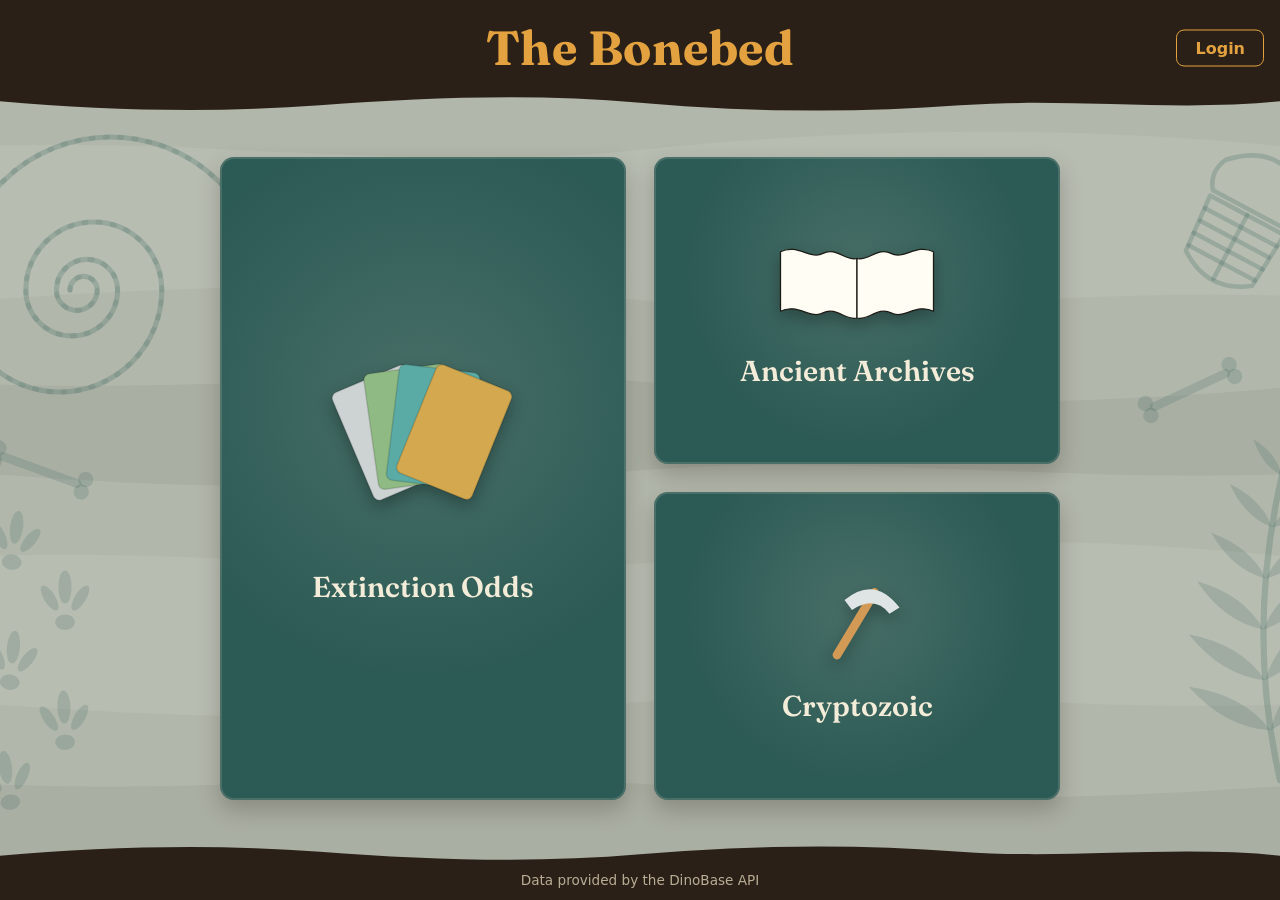
<file: index.html>
<!DOCTYPE html>
<html lang="en">
<head>
    <meta charset="UTF-8">
    <meta name="viewport" content="width=device-width, initial-scale=1, viewport-fit=cover">
    <title>The Bonebed</title>
    <link href="https://fonts.googleapis.com/css2?family=Fraunces:opsz,wght@9..144,600;9..144,700&display=swap" rel="stylesheet">
    <link rel="stylesheet" href="menu.css">
</head>
<body>


    <div class="backdrop" aria-hidden="true">
        <svg viewBox="0 0 1440 900" preserveAspectRatio="xMidYMid slice">
            <defs>
                <pattern id="grit" width="60" height="60" patternUnits="userSpaceOnUse">
                    <circle cx="8" cy="12" r="1.4"/>
                    <circle cx="31" cy="44" r="1"/>
                    <circle cx="50" cy="20" r="1.6"/>
                    <circle cx="19" cy="52" r="0.9"/>
                    <circle cx="42" cy="6" r="0.8"/>
                </pattern>

               
                <path id="leaf" class="fossil" d="M0 0 Q7 -15 0 -34 Q-7 -15 0 0Z"/>

             
                <g id="frond">
                    <path class="fossil-line" d="M0 0 Q10 -80 60 -150"/>
                    <use href="#leaf" transform="translate(3.9 -23.8) rotate(-42) scale(1.3)"/>
                    <use href="#leaf" transform="translate(3.9 -23.8) rotate(58) scale(1.3)"/>
                    <use href="#leaf" transform="translate(9.6 -47.1) rotate(-39) scale(1.25)"/>
                    <use href="#leaf" transform="translate(9.6 -47.1) rotate(61) scale(1.25)"/>
                    <use href="#leaf" transform="translate(17.1 -70) rotate(-34) scale(1.15)"/>
                    <use href="#leaf" transform="translate(17.1 -70) rotate(66) scale(1.15)"/>
                    <use href="#leaf" transform="translate(26.4 -92.4) rotate(-30) scale(1)"/>
                    <use href="#leaf" transform="translate(26.4 -92.4) rotate(70) scale(1)"/>
                    <use href="#leaf" transform="translate(37.5 -114.4) rotate(-24) scale(.85)"/>
                    <use href="#leaf" transform="translate(37.5 -114.4) rotate(76) scale(.85)"/>
                    <use href="#leaf" transform="translate(50.4 -135.9) rotate(-18) scale(.65)"/>
                    <use href="#leaf" transform="translate(50.4 -135.9) rotate(82) scale(.65)"/>
                    <use href="#leaf" transform="translate(60 -150) rotate(35) scale(.6)"/>
                </g>

               
                <g id="print" class="fossil">
                    <ellipse cx="0" cy="-30" rx="6" ry="15"/>
                    <ellipse cx="-14" cy="-20" rx="5" ry="13" transform="rotate(-32 -14 -20)"/>
                    <ellipse cx="14" cy="-20" rx="5" ry="13" transform="rotate(32 14 -20)"/>
                    <ellipse cx="0" cy="2" rx="9" ry="7"/>
                </g>

               
                <g id="bone" class="fossil">
                    <rect x="-40" y="-4" width="80" height="8" rx="4"/>
                    <circle cx="-42" cy="-6" r="7"/>
                    <circle cx="-42" cy="6" r="7"/>
                    <circle cx="42" cy="-6" r="7"/>
                    <circle cx="42" cy="6" r="7"/>
                </g>

                
                <g id="trilo" class="fossil-line">
                    <path d="M-30 -22 Q0 -52 30 -22 Q36 -10 28 0 L-28 0 Q-36 -10 -30 -22Z"/>
                    <path d="M-28 4 L28 4 L25 44 Q0 62 -25 44Z"/>
                    <path d="M0 4 V52"/>
                    <path d="M-27 13 H27"/>
                    <path d="M-26 22 H26"/>
                    <path d="M-26 31 H26"/>
                    <path d="M-25 40 H25"/>
                </g>
            </defs>

          
            <path class="strata-a" d="M0 150 C240 130 480 175 720 150 S1200 125 1440 155 V300 C1200 280 960 322 720 300 S240 285 0 305 Z"/>
            <path class="strata-b" d="M0 380 C260 400 500 360 760 385 S1200 405 1440 380 V470 C1180 490 940 450 700 472 S240 490 0 468 Z"/>
            <path class="strata-a" d="M0 560 C240 540 520 585 760 560 S1200 535 1440 565 V700 C1200 720 960 680 720 702 S240 720 0 698 Z"/>
            <path class="strata-b" d="M0 780 C260 800 500 765 740 785 S1200 800 1440 780 V900 H0 Z"/>
            <rect class="grit" width="1440" height="900" fill="url(#grit)"/>

            
            <g transform="translate(150 290) scale(1.7)">
                <path class="fossil-line" stroke-width="7" d="M0 0 a8 8 0 0 1 16 0 a12 12 0 0 1 -24 0 a18 18 0 0 1 36 0 a27 27 0 0 1 -54 0 a40 40 0 0 1 80 0 a60 60 0 0 1 -120 0 a90 90 0 0 1 180 0"/>
                <path class="fossil-line ribs" stroke-width="15" stroke-dasharray="1.4 7" d="M0 0 a8 8 0 0 1 16 0 a12 12 0 0 1 -24 0 a18 18 0 0 1 36 0 a27 27 0 0 1 -54 0 a40 40 0 0 1 80 0 a60 60 0 0 1 -120 0 a90 90 0 0 1 180 0"/>
            </g>
            <use href="#bone" transform="translate(120 470) rotate(20) scale(1.1)"/>
            <use href="#print" transform="translate(90 800) rotate(-8) scale(1.1)"/>
            <use href="#print" transform="translate(145 740) rotate(-2) scale(1.1)"/>
            <use href="#print" transform="translate(90 680) rotate(6) scale(1.1)"/>
            <use href="#print" transform="translate(145 620) rotate(0) scale(1.1)"/>
            <use href="#print" transform="translate(92 560) rotate(8) scale(1.1)"/>

            
            <use href="#trilo" transform="translate(1330 210) rotate(28) scale(1.5)"/>
            <use href="#bone" transform="translate(1270 390) rotate(-25) scale(1.1)"/>
            <use href="#frond" transform="translate(1360 780) rotate(-20) scale(2.1)"/>
        </svg>
    </div>

    <header class="bar top-bar">
        <h1>The Bonebed</h1>
        <a class="login-btn" href="admin/index.html">Login</a>
        <svg class="edge edge-top" viewBox="0 0 1440 24" preserveAspectRatio="none" aria-hidden="true">
            <path d="M0 0 H1440 V8 C1320 24 1200 2 1080 14 S840 24 720 10 S480 2 360 14 S120 22 0 8 Z"/>
        </svg>
    </header>

    <main class="menu">

        
        <a class="tile tile-main" href="extinction-odds/index.html">
            <svg class="icon icon-cards" viewBox="0 0 240 190" aria-hidden="true">
                <g stroke="rgba(0,0,0,.14)" stroke-width="1.5">
                    <rect class="c1" x="81" y="14" width="78" height="112" rx="6" fill="#cdd3d2" transform="rotate(-23 120 150)"/>
                    <rect class="c2" x="81" y="14" width="78" height="112" rx="6" fill="#8fba83" transform="rotate(-8 120 150)"/>
                    <rect class="c3" x="81" y="14" width="78" height="112" rx="6" fill="#5aaba5" transform="rotate(7 120 150)"/>
                    <rect class="c4" x="81" y="14" width="78" height="112" rx="6" fill="#d3a84f" transform="rotate(22 120 150)"/>
                </g>
            </svg>
            <span class="label">Extinction Odds</span>
        </a>

       
        <a class="tile" href="ancient-archives/index.html">
            <svg class="icon icon-book" viewBox="0 0 200 120" aria-hidden="true">
                <g fill="#fffdf4" stroke="#1c1a14" stroke-width="1.5" stroke-linejoin="round">
                    <path d="M10 22 C30 12 45 32 60 24 C75 16 88 34 100 30 L100 100 C88 104 75 86 60 94 C45 102 30 82 10 92 Z"/>
                    <path d="M100 30 C112 34 125 16 140 24 C155 32 170 12 190 22 L190 92 C170 82 155 102 140 94 C125 86 112 104 100 100 Z"/>
                </g>
            </svg>
            <span class="label">Ancient Archives</span>
        </a>

       
        <a class="tile" href="cryptozoic/index.html">
            <svg class="icon icon-pick" viewBox="0 0 40 40" aria-hidden="true">
                <line x1="27" y1="9" x2="12" y2="34" stroke="#d39a55" stroke-width="3.5" stroke-linecap="round"/>
                <path d="M15 12 Q27 2 37 15 L33 17.5 Q27 10 18 16 Z" fill="#dfe4e4"/>
            </svg>
            <span class="label">Cryptozoic</span>
        </a>

    </main>

    <footer class="bar bottom-bar">
        <svg class="edge edge-bottom" viewBox="0 0 1440 24" preserveAspectRatio="none" aria-hidden="true">
            <path d="M0 0 H1440 V8 C1320 24 1200 2 1080 14 S840 24 720 10 S480 2 360 14 S120 22 0 8 Z"/>
        </svg>
        <p>Data provided by the DinoBase API</p>
    </footer>

    <script>
        if ("serviceWorker" in navigator) {
            navigator.serviceWorker.register("sw.js");
        }
    </script>
</body>
</html>
</file>
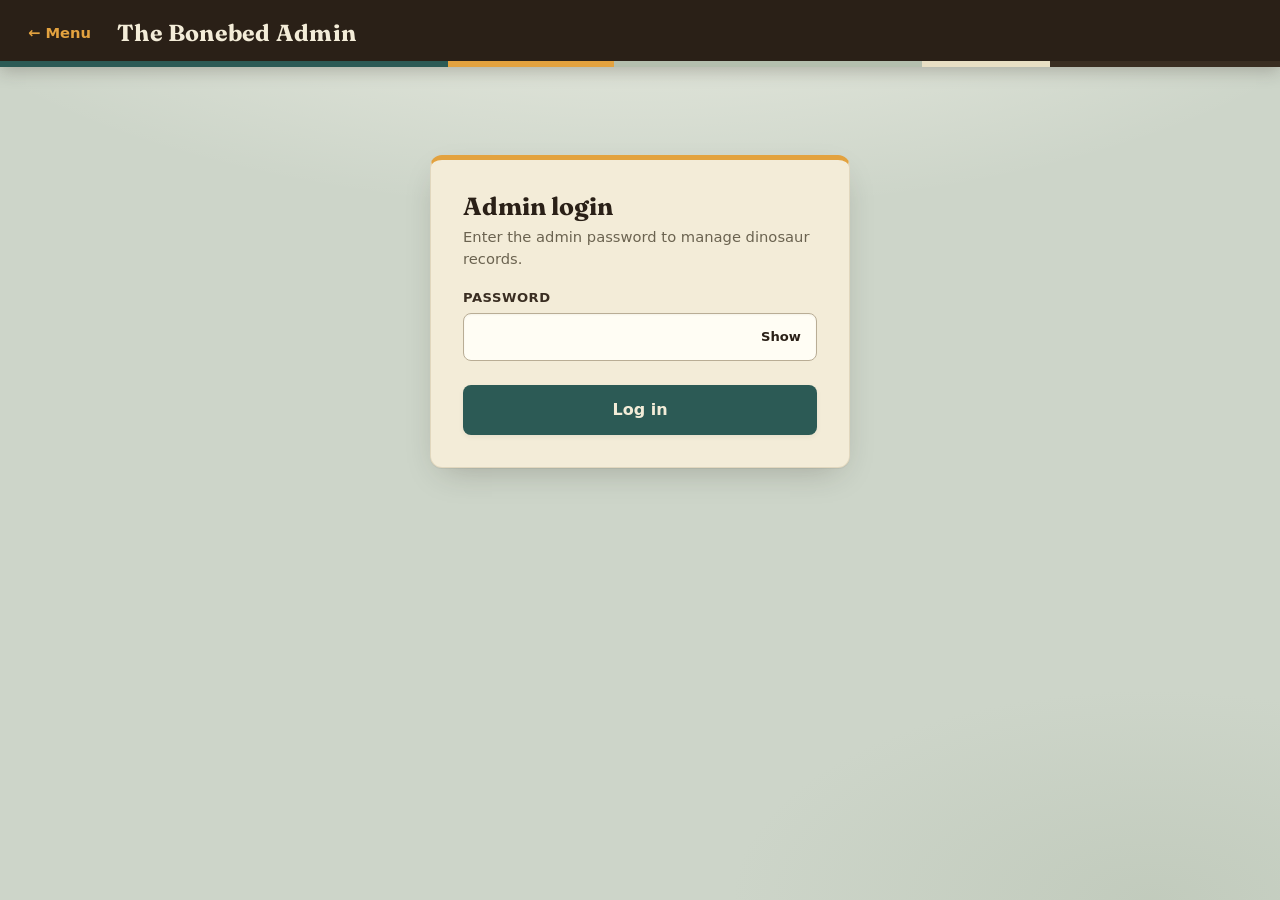
<file: admin/index.html>
<!DOCTYPE html>
<html lang="en">
<head>
    <meta charset="UTF-8">
    <meta name="viewport" content="width=device-width, initial-scale=1.0">
    <title>The Bonebed - Admin</title>
    <link href="https://fonts.googleapis.com/css2?family=Fraunces:opsz,wght@9..144,600;9..144,700&display=swap" rel="stylesheet">
    <link rel="stylesheet" href="admin.css">
</head>
<body>
    <header>
        <a class="back" href="../index.html">&larr; Menu</a>
        <h1>The Bonebed Admin</h1>
        <button id="logoutBtn" class="ghost" hidden>Log out</button>
    </header>

    <main>
        <div id="status" class="status" role="status" aria-live="polite"></div>

        <!-- LOGIN -->
        <section id="loginPanel" class="card narrow">
            <h2>Admin login</h2>
            <p class="hint">Enter the admin password to manage dinosaur records.</p>
            <form id="loginForm">
                <label for="keyInput">Password</label>
                <div class="password-row">
                    <input type="password" id="keyInput" autocomplete="off" required>
                    <button type="button" id="togglePw" class="ghost" aria-label="Show password" aria-pressed="false">Show</button>
                </div>
                <button type="submit" id="loginBtn">Log in</button>
            </form>
        </section>

        <!-- ADMIN PANEL -->
        <section id="adminPanel" hidden>
            <div class="toolbar">
                <input type="text" id="searchInput" placeholder="Search records...">
                <button id="searchBtn">Search</button>
                <button id="showAllBtn" class="ghost">Show all</button>
                <button id="addBtn" class="accent">+ Add dinosaur</button>
            </div>
            <p id="count" class="hint"></p>

            <div class="table-wrap">
                <table>
                    <thead>
                        <tr><th>ID</th><th>Name</th><th>Period</th><th>Diet</th><th>Habitat</th><th>Actions</th></tr>
                    </thead>
                    <tbody id="rows"></tbody>
                </table>
            </div>
        </section>
    </main>

    <!-- ADD / EDIT FORM -->
    <dialog id="formDialog">
        <form id="recordForm">
            <h2 id="formTitle">Add dinosaur</h2>
            <div id="fields" class="fields"></div>
            <div class="actions">
                <button type="button" id="cancelBtn" class="ghost">Cancel</button>
                <button type="submit" id="saveBtn" class="accent">Save</button>
            </div>
        </form>
    </dialog>

    <script src="admin.js"></script>
</body>
</html>
</file>
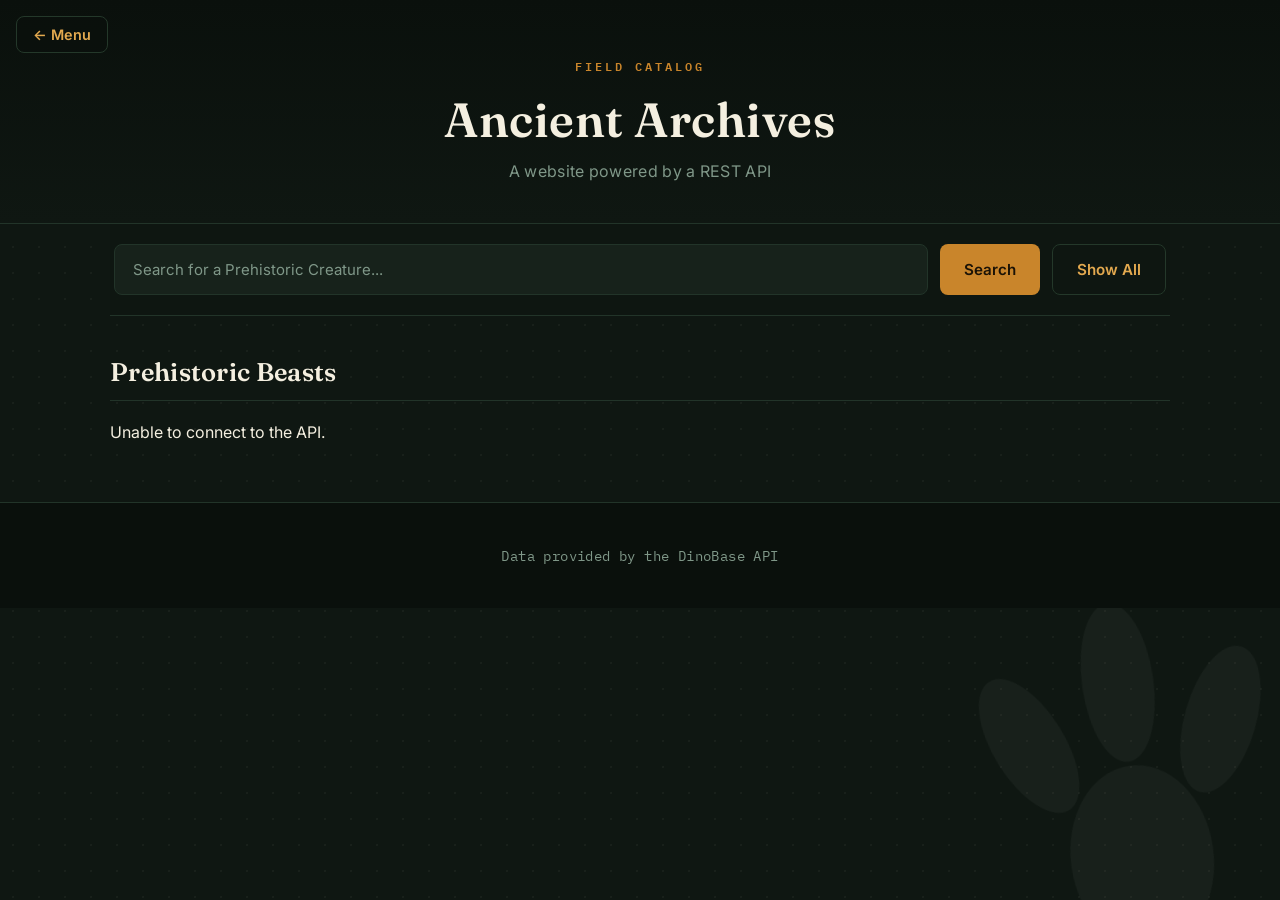
<file: ancient-archives/index.html>
<!DOCTYPE html>
<html lang="en">
<head>
    <meta charset="UTF-8">
    <meta name="viewport" content="width=device-width, initial-scale=1.0">
    <title>Ancient Archives</title>
    <link rel="stylesheet" href="style.css" >
</head>
<body>
    <header>
        <a class="back-btn" href="../index.html">← Menu</a>
        <h1>Ancient Archives</h1>
        <p>A website powered by a REST API</p>
    </header>
    <main>

        <!-- SEARCH -->
        <section class="search">
            <input type="text" id="searchInput" placeholder="Search for a Prehistoric Creature...">
            <button onclick="searchDinosaurs()">Search</button>
            <button class="secondary" onclick="loadDinosaurs()">Show All</button>
        </section>

        <section>
            <h2>Prehistoric Beasts</h2>
            <div id="dinosaurList" class="dino-list">
                Loading creatures...
            </div>
        </section>
    </main>

    <!-- DINOSAUR MODAL -->
    <div id="dinoModalOverlay" class="modal-overlay" onclick="closeModalOnBackdrop(event)">
        <div class="modal-card" role="dialog" aria-modal="true" aria-labelledby="modalDinoName">
            <button class="modal-close" onclick="closeDinoModal()" aria-label="Close">&times;</button>
            <div id="modalDinoContent"></div>
        </div>
    </div>

    <footer>
        <p>Data provided by the DinoBase API</p>
    </footer>
    <script src="app.js"></script>
</body>
</html>
</file>
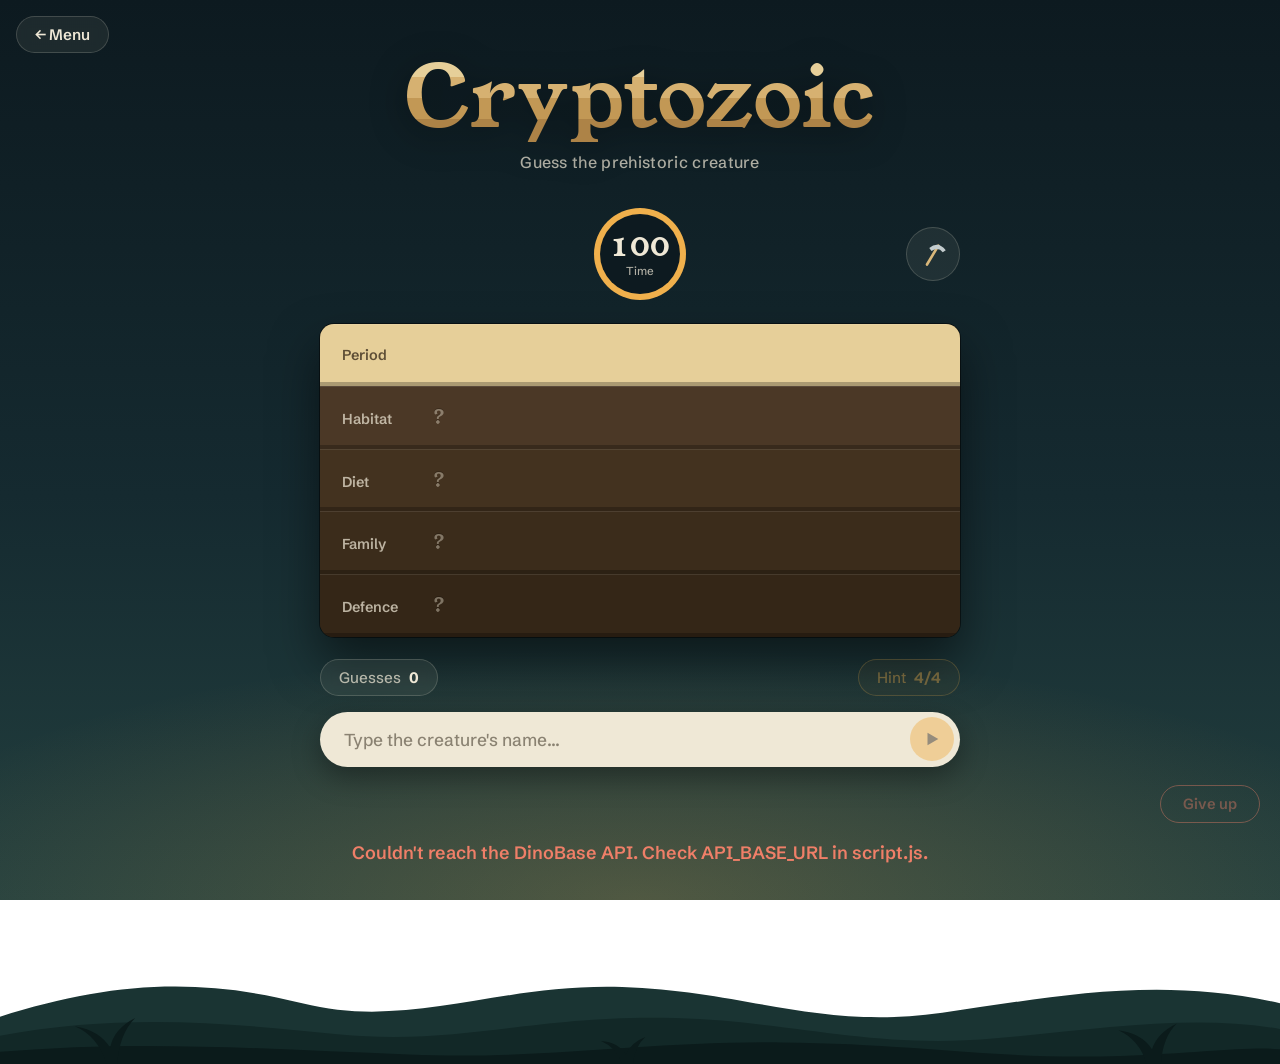
<file: cryptozoic/index.html>
<!DOCTYPE html>
<html lang="en">
<head>
<meta charset="UTF-8" />
<meta name="viewport" content="width=device-width, initial-scale=1" />
<title>Cryptozoic — Guess the Prehistoric Creature</title>
<link rel="preconnect" href="https://fonts.googleapis.com" />
<link rel="preconnect" href="https://fonts.gstatic.com" crossorigin />
<link href="https://fonts.googleapis.com/css2?family=Schibsted+Grotesk:wght@400;500;600;700&family=Young+Serif&display=swap" rel="stylesheet" />
<link rel="stylesheet" href="style.css" />
</head>
<body>

  <div class="game">

    <a class="back-btn" href="../index.html">← Menu</a>
    <header class="banner">
      <h1>Cryptozoic</h1>
      <p class="subtitle">Guess the prehistoric creature</p>
    </header>

    <main class="board">

      <div class="top-row">
        <div class="stat-box timer-box">
          <span class="stat-value" id="timer">100</span>
          <span class="stat-label">Time</span>
        </div>
        <button class="dig-btn" id="digBtn" aria-label="Dig for a new creature" title="Skip to a new creature">
          <svg viewBox="0 0 40 40" width="30" height="30" aria-hidden="true">
            <line x1="27" y1="9" x2="12" y2="34" stroke="#d9b77a" stroke-width="3.5" stroke-linecap="round"/>
            <path d="M15 12 Q27 2 37 15 L33 17.5 Q27 10 18 16 Z" fill="#c3ccce"/>
          </svg>
        </button>
      </div>

      <div class="clue-panel" id="cluePanel">
        <div class="clue-row" data-field="period">
          <span class="clue-label">Period</span>
          <span class="clue-value" id="val-period"></span>
        </div>
        <div class="clue-row locked" data-field="habitat">
          <span class="clue-label">Habitat</span>
          <span class="clue-value" id="val-habitat"></span>
        </div>
        <div class="clue-row locked" data-field="diet">
          <span class="clue-label">Diet</span>
          <span class="clue-value" id="val-diet"></span>
        </div>
        <div class="clue-row locked" data-field="family">
          <span class="clue-label">Family</span>
          <span class="clue-value" id="val-family"></span>
        </div>
        <div class="clue-row locked" data-field="defence">
          <span class="clue-label">Defence</span>
          <span class="clue-value" id="val-defence"></span>
        </div>
      </div>

      <div class="controls-row">
        <div class="stat-box">
          <span class="stat-label">Guesses</span>
          <span class="stat-value" id="guessCount">0</span>
        </div>
        <button class="stat-box hint-btn" id="hintBtn">
          <span class="stat-label">Hint</span>
          <span class="stat-value" id="hintCount">4/4</span>
        </button>
      </div>

      <form class="guess-form" id="guessForm" autocomplete="off">
        <input
          type="text"
          id="guessInput"
          placeholder="Type the creature's name..."
          aria-label="Your guess"
          role="combobox"
          aria-autocomplete="list"
          aria-controls="suggestions"
          aria-expanded="false"
        />
        <button type="submit" class="submit-btn" aria-label="Submit guess">
          <svg viewBox="0 0 20 20" width="18" height="18" aria-hidden="true">
            <path d="M5 3 L17 10 L5 17 Z" fill="#2a1d10"/>
          </svg>
        </button>
        <ul class="suggestions" id="suggestions" role="listbox" hidden></ul>
      </form>

      <button class="give-up-btn" id="giveUpBtn">Give up</button>

      <div class="message-area">
        <p class="message" id="message" aria-live="polite"></p>
        <div class="advance-bar-track" id="advanceTrack">
          <div class="advance-bar" id="advanceBar"></div>
        </div>
      </div>

    </main>

    <div class="trees" aria-hidden="true">
      <svg viewBox="0 0 1440 160" preserveAspectRatio="none">
        <path class="ridge-back" d="M0 90 C120 40 220 30 340 70 C460 110 560 40 700 46 C840 52 920 110 1060 84 C1180 62 1300 28 1440 70 L1440 160 L0 160 Z"/>
        <path class="ridge-mid" d="M0 118 C140 84 260 100 380 116 C520 134 600 86 760 92 C900 98 980 138 1120 122 C1240 108 1340 86 1440 108 L1440 160 L0 160 Z"/>
        <path class="ridge-front" d="M0 142 C160 124 300 138 460 146 C620 154 720 126 880 128 C1040 130 1120 154 1260 148 C1350 144 1400 134 1440 138 L1440 160 L0 160 Z"/>
        <g class="ferns">
          <path d="M120 160 Q110 118 84 104 Q112 110 124 136 Q128 108 152 92 Q134 116 132 160 Z"/>
          <path d="M1290 160 Q1282 124 1258 110 Q1284 114 1296 138 Q1302 114 1324 100 Q1308 120 1306 160 Z"/>
          <path d="M700 160 Q694 136 676 126 Q696 128 704 146 Q710 128 726 120 Q714 134 712 160 Z"/>
        </g>
      </svg>
    </div>
  </div>

<script src="script.js"></script>
</body>
</html>
</file>
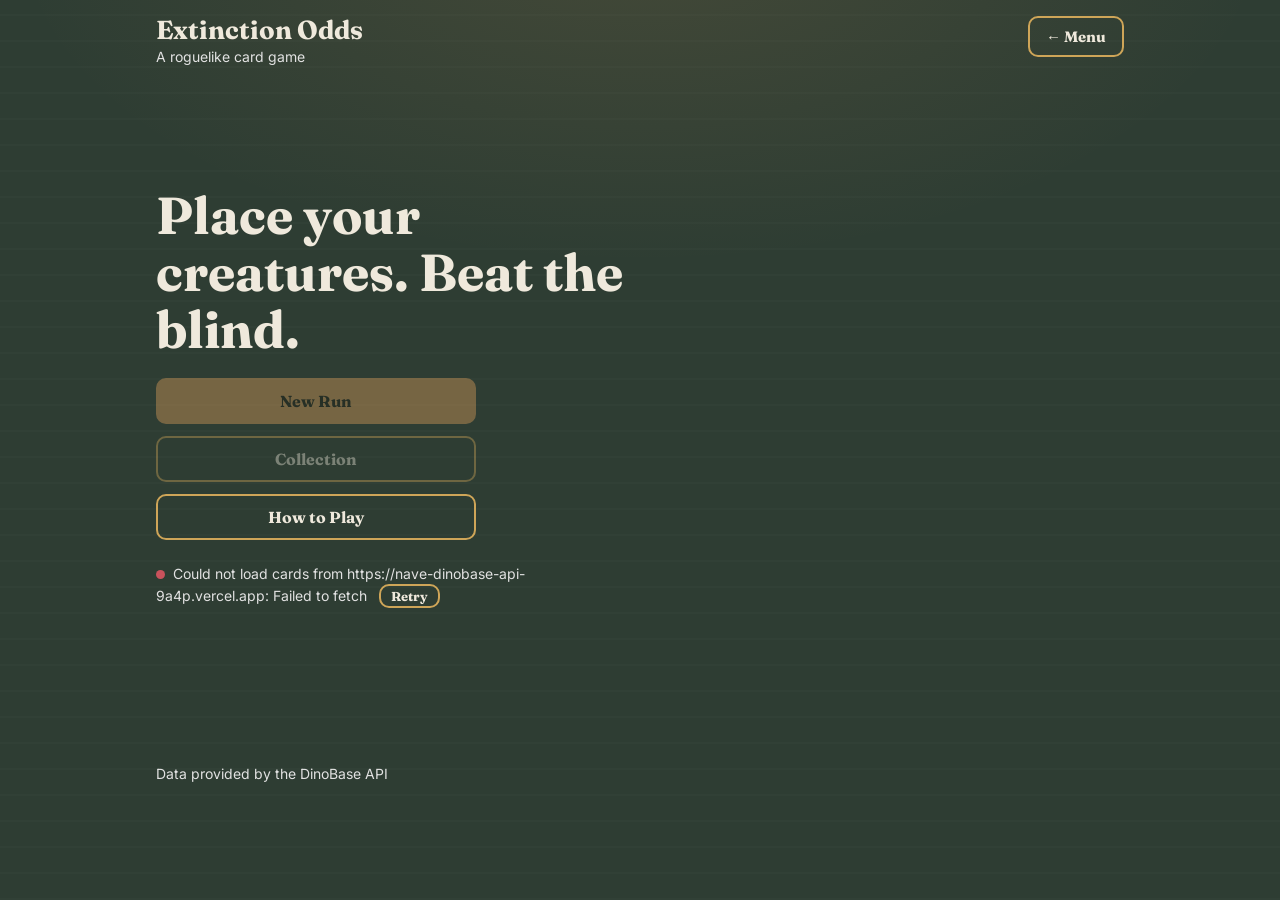
<file: extinction-odds/index.html>
<!DOCTYPE html>
<html lang="en">
<head>
    <meta charset="UTF-8">
    <meta name="viewport" content="width=device-width, initial-scale=1, viewport-fit=cover">
    <title>Dino Deck</title>
    <link href="https://fonts.googleapis.com/css2?family=Fraunces:opsz,wght@9..144,500;9..144,700&family=Inter:wght@400;500&display=swap" rel="stylesheet">
    <link rel="stylesheet" href="style.css">
</head>
<body>
    <header>
        <a class="back-btn" href="../index.html"
            onclick="return S.scr!='play' || confirm('Leave this run? Your progress will be lost.')">← Menu</a>
        <h1>Extinction Odds</h1>
        <p class="dim">A roguelike card game</p>
    </header>

    <main id="app">

        <!-- MAIN MENU -->
        <section id="menu" class="screen">
            <div class="menu">
                <div>
                    <h2>Place your creatures. Beat the blind.</h2>
                    <nav>
                        <button id="newRunBtn" class="pri" onclick="A.go('deck')" disabled>New Run</button>
                        <button id="collectionBtn" onclick="A.go('col')" disabled>Collection</button>
                        <button onclick="A.go('how')">How to Play</button>
                    </nav>
                    <p class="dim" style="margin-top:24px">
                        <span id="apiDot" class="dot loading"></span><span id="apiText">Connecting to DinoBase...</span>
                        <button id="retryBtn" class="lnk" onclick="A.reload()" hidden>Retry</button>
                    </p>
                </div>
                <div id="menuFan" class="fan"></div>
            </div>
        </section>

        <!-- STARTING DECK -->
        <section id="deck" class="screen" hidden>
            <div class="top">
                <div>
                    <div class="dim">New run</div>
                    <h2>Choose your starting deck</h2>
                    <div class="dim">Tap <span data-c="DECK_SIZE"></span> creatures to add them. Reroll replaces all 12 cards, and the same creature can show up more than once.</div>
                </div>
                <div style="display:flex;gap:16px;align-items:center">
                    <button id="rerollBtn" onclick="A.reroll()">Reroll</button>
                    <div class="stat"><span class="dim">Picked</span><b id="pickedCount" class="gold">0</b></div>
                </div>
            </div>
            <div id="offerList" class="row six mid"></div>
            <div class="bar">
                <button onclick="A.go('menu')">Back</button>
                <div id="pickedChips" class="chips"></div>
                <button id="startBtn" class="pri" onclick="A.start()" disabled>Start Run</button>
            </div>
        </section>

        <!-- PLAY -->
        <section id="play" class="screen" hidden>
            <div class="top">
                <div>
                    <div id="playKicker" class="dim"></div>
                    <h2 id="blindName"></h2>
                </div>
                <div style="display:flex;gap:26px">
                    <div class="stat"><span class="dim">Score to beat</span><b id="target" class="gold"></b></div>
                    <div class="stat"><span class="dim">Your score</span><b id="yourScore"></b></div>
                </div>
            </div>

            <div id="slots" class="row mid"></div>
            <div id="preview" class="dim" style="min-height:22px"></div>
            <div id="handLabel" class="lbl"></div>
            <div id="hand" class="row" style="padding-top:12px"></div>

            <div id="resultBox" class="result" hidden>
                <span id="resultText"></span>
                <div style="display:flex;gap:12px">
                    <button id="retryBlindBtn" class="pri" onclick="A.retry()">Retry blind</button>
                    <button id="quitLostBtn" class="dg" onclick="A.quit()">Quit run</button>
                </div>
            </div>
            <div id="rewardBox" hidden></div>
            <div id="doneBox" class="result gold" hidden>Act 2 cleared. That is the end of this mockup run.</div>

            <div class="bar">
                <div class="deck">
                    <button class="deckbtn" onclick="A.vw('draw')" aria-label="View cards left in deck"><span class="stack"></span></button>
                    <span id="deckInfo" class="dim"></span>
                </div>
                <div id="normalBtns" style="display:flex;gap:12px;align-items:center">
                    <span id="discardsLeft" class="dim"></span>
                    <!-- Updated Discard to class="cf" -->
                    <button id="discardBtn" class="cf" onclick="A.dmode()">Discard</button>
                    <button id="playBtn" class="pri" onclick="A.playHand()">Play Hand</button>
                    <!-- Quit remains class="dg" -->
                    <button class="dg" onclick="A.askQuit(true)">Quit</button>
                </div>
                <div id="discardBtns" style="display:flex;gap:12px;align-items:center" hidden>
                    <button onclick="A.dmode()">Cancel</button>
                    <button id="confirmBtn" class="cf" onclick="A.confirm()">Confirm discard</button>
                </div>
            </div>
        </section>

        <!-- COLLECTION -->
        <section id="col" class="screen" hidden>
            <div class="top">
                <div>
                    <div class="dim"><span id="colTotal"></span> creatures from DinoBase</div>
                    <h2>Collection</h2>
                </div>
                <button onclick="A.go('menu')">Back</button>
            </div>
            <h3 class="serif">Legendary (<span id="colCountL"></span>)</h3><div id="colL" class="row six"></div>
            <h3 class="serif">Rare (<span id="colCountR"></span>)</h3><div id="colR" class="row six"></div>
            <h3 class="serif">Uncommon (<span id="colCountU"></span>)</h3><div id="colU" class="row six"></div>
            <h3 class="serif">Common (<span id="colCountC"></span>)</h3><div id="colC" class="row six"></div>
            <p class="dim note">Omnivores read Carnivore and Herbivore neighbors, but Carnivore and Herbivore checks never count Omnivores.</p>
        </section>

        <!-- HOW TO PLAY -->
        <section id="how" class="screen" hidden>
            <div class="top">
                <div>
                    <div class="dim">Rules</div>
                    <h2>How to Play</h2>
                </div>
                <button onclick="A.go('menu')">Back</button>
            </div>
            <div class="rules">
                <p><b>Goal.</b> Reach the score to beat before you run out of plays. Each act has 3 blinds and a final blind, and there are 2 acts.</p>
                <p><b>Your hand.</b> You hold <span data-c="HAND"></span> creatures. Tap them in the order you want them placed, left to right. The first tap is slot 1.</p>
                <p><b>Effects.</b> Each card has a Habitat, a Diet and an effect. Effects look at neighbors (left, right, both, or 2 cards away), at being placed first or last, or at the whole row. They give +score or +mult.</p>
                <p><b>Scoring.</b> Row total = (card scores + bonus score) × (1 + mult).</p>
                <p><b>Plays.</b> A blind gives you <span data-c="PLAYS"></span> plays, and a final blind gives <span data-c="FINAL_PLAYS"></span>. After each play your whole deck is reshuffled and you get a new hand. Your play totals add up.</p>
                <p><b>Discards.</b> You have <span data-c="DISCARDS"></span> discards per blind. Tap cards to mark them, then confirm to draw the same number. You can only discard as many cards as are left in the deck to draw.</p>
                <p><b>Rewards.</b> Beat a blind to pick 1 of 3 cards to add to your deck. Beat a final blind to pick 3 of 5, with Uncommon as the lowest rarity. You can reroll a reward <span data-c="REWARD_REROLLS"></span> time.</p>
                <p><b>Diets.</b> Carnivore and Herbivore are opposites. Omnivores trigger off either, but never count for Carnivore or Herbivore checks.</p>
            </div>
        </section>
    </main>

    <!-- DECK MODAL -->
    <div id="deckModal" class="modal" hidden onclick="if(event.target===this)A.vw(null)">
        <div class="mbox" role="dialog" aria-modal="true" aria-labelledby="modalTitle">
            <div class="top">
                <h2 id="modalTitle"></h2>
                <div style="display:flex;gap:8px">
                    <button id="tabDraw" onclick="A.vw('draw')"></button>
                    <button id="tabFull" onclick="A.vw('full')"></button>
                    <button onclick="A.vw(null)" aria-label="Close">Close</button>
                </div>
            </div>
            <div class="dim" style="margin:6px 0 16px">Sorted by rarity, not by draw order.</div>
            <div id="modalCards" class="row six"></div>
        </div>
    </div>

    <!-- QUIT WARNING MODAL -->
    <div id="quitModal" class="modal" hidden onclick="if(event.target===this)A.askQuit(false)">
        <div class="mbox" style="max-width:460px" role="alertdialog" aria-modal="true" aria-labelledby="quitTitle">
            <h2 id="quitTitle">Quit this run?</h2>
            <p>Quitting removes your progress. Your deck, cleared blinds and rewards will be lost, and you will go back to the main menu.</p>
            <div style="display:flex;gap:12px;justify-content:flex-end;margin-top:20px">
                <button onclick="A.askQuit(false)">Keep playing</button>
                <!-- Updated Quit in modal to class="dg" -->
                <button class="dg" onclick="A.quit()">Quit run</button>
            </div>
        </div>
    </div>

    <footer>
        <p class="dim">Data provided by the DinoBase API</p>
    </footer>
    <script src="app.js"></script>
</body>
</html>
</file>
<file: menu.css>
:root {
    --tar: #2a2017;          
    --limestone: #cdd5c9;    
    --teal: #2c5a55;         
    --teal-lift: #346b65;    
    --bone: #f3ecd8;        
    --amber: #e3a23f;        
    --muted: #b9ad95;       

    --font-display: 'Fraunces', Georgia, 'Times New Roman', serif;
    --font-body: system-ui, -apple-system, 'Segoe UI', sans-serif;
}

* {
    box-sizing: border-box;
}

html, body {
    height: 100%;
}

body {
    margin: 0;
    display: flex;
    flex-direction: column;
    min-height: 100vh;
    background: var(--limestone);
    font-family: var(--font-body);
}

/* Background illustration */
.backdrop {
    position: fixed;
    inset: 0;
    z-index: 0;
    pointer-events: none;
}

.backdrop svg {
    display: block;
    width: 100%;
    height: 100%;
}

.strata-a { fill: #d4dbd0; }
.strata-b { fill: #c3cbbf; }
.grit     { fill: rgba(42, 32, 23, 0.16); }

/* Fossil imprints */
.fossil {
    fill: rgba(44, 90, 85, 0.17);
}

.fossil-line {
    fill: none;
    stroke: rgba(44, 90, 85, 0.22);
    stroke-width: 3;
    stroke-linecap: round;
    stroke-linejoin: round;
}

.fossil-line.ribs {
    stroke: rgba(44, 90, 85, 0.14);
}

/* bars */
.bar {
    position: relative;
    z-index: 2;
    background: var(--tar);
    text-align: center;
    padding-left: 16px;
    padding-right: 16px;
}

.top-bar {
    padding-top: calc(22px + env(safe-area-inset-top, 0px));
    padding-bottom: 22px;
}

.top-bar h1 {
    margin: 0;
    font-family: var(--font-display);
    font-weight: 700;
    font-size: clamp(2rem, 5.5vw, 3rem);
    letter-spacing: 0.01em;
    line-height: 1.1;
    color: var(--amber);
}

/* login button */
.login-btn {
    position: absolute;
    right: 16px;
    top: calc(50% + env(safe-area-inset-top, 0px) / 2);
    transform: translateY(-50%);
    padding: 8px 18px;
    border: 1px solid var(--amber);
    border-radius: 8px;
    color: var(--amber);
    font-weight: 600;
    text-decoration: none;
    transition: background-color 0.15s, color 0.15s;
}

.login-btn:hover {
    background-color: var(--amber);
    color: var(--tar);
}

.login-btn:focus-visible {
    outline: 3px solid var(--bone);
    outline-offset: 2px;
}

.bottom-bar {
    padding-top: 12px;
    padding-bottom: calc(12px + env(safe-area-inset-bottom, 0px));
}

.bottom-bar p {
    margin: 0;
    font-size: 0.85rem;
    color: var(--muted);
}

/* Wavy rock-layer */
.edge {
    position: absolute;
    left: 0;
    width: 100%;
    height: 16px;
    display: block;
    fill: var(--tar);
    pointer-events: none;
}

.edge-top {
    top: calc(100% - 1px);
}

.edge-bottom {
    bottom: calc(100% - 1px);
    transform: scaleY(-1);
}

/* Menu grid */
.menu {
    position: relative;
    z-index: 1;
    flex: 1;
    width: 100%;
    max-width: 960px;
    margin: 0 auto;
    padding: clamp(28px, 5vw, 60px) clamp(16px, 6vw, 60px);
    display: grid;
    grid-template-columns: 1fr 1fr;
    grid-auto-rows: minmax(170px, 1fr);
    gap: clamp(14px, 3.5vw, 28px);
}

.tile-main {
    grid-row: span 2;
}

/* Tiles */
.tile {
    display: flex;
    flex-direction: column;
    align-items: center;
    justify-content: center;
    gap: 18px;
    padding: 24px 16px;
    color: var(--bone);
    text-decoration: none;
    border-radius: 14px;
    background-color: var(--teal);
    background-image: radial-gradient(circle at 50% 38%, rgba(243, 236, 216, 0.14), transparent 62%);
    box-shadow:
        inset 0 0 0 2px rgba(243, 236, 216, 0.14),
        0 10px 22px rgba(42, 32, 23, 0.25);
    transition: transform 0.2s ease, background-color 0.2s ease, box-shadow 0.2s ease;
}

.tile:hover {
    background-color: var(--teal-lift);
    transform: translateY(-5px);
    box-shadow:
        inset 0 0 0 2px rgba(227, 162, 63, 0.7),
        0 18px 32px rgba(42, 32, 23, 0.33);
}

.tile:active {
    transform: translateY(0);
}

.tile:focus-visible {
    outline: 3px solid var(--amber);
    outline-offset: 4px;
}

.label {
    font-family: var(--font-display);
    font-weight: 600;
    font-size: clamp(1.3rem, 3.2vw, 1.8rem);
    text-align: center;
}

/* Icons */
.icon {
    display: block;
    height: auto;
    max-width: 100%;
    filter: drop-shadow(0 6px 8px rgba(0, 0, 0, 0.3));
    transition: transform 0.25s ease;
}

.icon-cards {
    width: min(78%, 250px);
}

.icon-book {
    width: min(62%, 170px);
}

.icon-pick {
    width: min(34%, 100px);
}

/* Card fan */
.icon-cards rect {
    transform-box: view-box;
    transform-origin: 120px 150px;
    transition: transform 0.3s cubic-bezier(.25, 1, .5, 1);
}

.icon-cards .c1 { transform: rotate(-23deg); }
.icon-cards .c2 { transform: rotate(-8deg); }
.icon-cards .c3 { transform: rotate(7deg); }
.icon-cards .c4 { transform: rotate(22deg); }

.tile:hover .icon-cards .c1 { transform: rotate(-32deg); }
.tile:hover .icon-cards .c2 { transform: rotate(-11deg); }
.tile:hover .icon-cards .c3 { transform: rotate(10deg); }
.tile:hover .icon-cards .c4 { transform: rotate(31deg); }

/* Book and pickaxe */
.tile:hover .icon-book {
    transform: scale(1.06);
}

.tile:hover .icon-pick {
    transform: rotate(-14deg);
}

/* Phones */
@media (max-width: 640px) {
    .login-btn {
        right: 12px;
        padding: 6px 12px;
        font-size: 0.85rem;
    }

    .menu {
        grid-template-columns: 1fr;
        grid-auto-rows: auto;
    }

    .tile-main {
        grid-row: auto;
        min-height: 300px;
    }

    .tile {
        min-height: 190px;
    }
}

@media (prefers-reduced-motion: reduce) {
    .tile,
    .icon,
    .icon-cards rect {
        transition: none;
    }

    .tile:hover,
    .tile:hover .icon-book,
    .tile:hover .icon-pick {
        transform: none;
    }

    .tile:hover .icon-cards .c1 { transform: rotate(-23deg); }
    .tile:hover .icon-cards .c2 { transform: rotate(-8deg); }
    .tile:hover .icon-cards .c3 { transform: rotate(7deg); }
    .tile:hover .icon-cards .c4 { transform: rotate(22deg); }
}
</file>
<file: admin/admin.css>
:root {
    --tar: #2a2017;
    --tar-soft: #3a2e22;
    --limestone: #cdd5c9;
    --limestone-deep: #b4bfae;
    --teal: #2c5a55;
    --teal-lift: #346b65;
    --teal-soft: rgba(44, 90, 85, 0.12);
    --bone: #f3ecd8;
    --bone-deep: #e8dfc4;
    --paper: #fffdf4;
    --amber: #e3a23f;
    --amber-deep: #c98a29;
    --muted: #6b6350;
    --line: #ddd3b8;
    --danger: #a63d2f;
    --danger-lift: #8f3226;
    --ok-bg: #d8e8c8;
    --ok-text: #24401a;
    --err-bg: #f3d4cd;
    --err-text: #6e1f14;

    --font-display: 'Fraunces', Georgia, serif;
    --font-body: 'Hanken Grotesk', system-ui, -apple-system, 'Segoe UI', sans-serif;

    --radius: 12px;
    --radius-sm: 8px;
    --shadow-sm: 0 2px 6px -1px rgba(42, 32, 23, 0.08);
    --shadow: 0 1px 0 rgba(42, 32, 23, 0.06), 0 12px 32px -12px rgba(42, 32, 23, 0.28);
    --shadow-lg: 0 24px 60px -15px rgba(42, 32, 23, 0.55);
}

/* BASE */

* { box-sizing: border-box; }

html {
    -webkit-text-size-adjust: 100%;
    scroll-behavior: smooth;
}

body {
    margin: 0;
    min-height: 100vh;
    background:
        radial-gradient(1100px 420px at 50% -80px, rgba(255, 253, 244, 0.65), transparent 70%),
        radial-gradient(600px 300px at 90% 100%, rgba(180, 191, 174, 0.45), transparent 70%),
        var(--limestone);
    color: var(--tar);
    font-family: var(--font-body);
    font-size: 1rem;
    line-height: 1.5;
    -webkit-font-smoothing: antialiased;
}

[hidden] { display: none !important; }

/* Custom Scrollbar */
::-webkit-scrollbar { width: 8px; height: 8px; }
::-webkit-scrollbar-track { background: var(--bone-deep); }
::-webkit-scrollbar-thumb { background: #b9ad95; border-radius: 999px; }
::-webkit-scrollbar-thumb:hover { background: var(--muted); }

.sr-only {
    position: absolute;
    width: 1px;
    height: 1px;
    overflow: hidden;
    clip: rect(0 0 0 0);
    white-space: nowrap;
    opacity: 0;
}

/* HEADER & STRATA ACCENT */

header {
    position: sticky;
    top: 0;
    z-index: 20;
    display: flex;
    align-items: center;
    gap: 16px;
    padding: 16px 28px;
    background: var(--tar);
    color: var(--bone);
    box-shadow: 0 4px 16px rgba(42, 32, 23, 0.25);
}

/* Multi-layered geological strata stripe along the bottom of the header */
header::after {
    content: "";
    position: absolute;
    left: 0;
    right: 0;
    bottom: 0;
    height: 6px;
    background: linear-gradient(
        90deg,
        var(--teal) 0% 35%,
        var(--amber) 35% 48%,
        var(--limestone-deep) 48% 72%,
        var(--bone-deep) 72% 82%,
        var(--tar-soft) 82% 100%
    );
}

header h1 {
    flex: 1;
    margin: 0;
    font-family: var(--font-display);
    font-weight: 700;
    font-size: 1.45rem;
    letter-spacing: 0.01em;
}

.back {
    display: inline-flex;
    align-items: center;
    gap: 4px;
    color: var(--amber);
    text-decoration: none;
    font-weight: 600;
    font-size: 0.92rem;
    border-radius: var(--radius-sm);
    padding: 6px 10px;
    margin-left: -10px;
    transition: background 0.15s, color 0.15s;
}
.back:hover {
    color: #f4c67a;
    background: rgba(255, 253, 244, 0.08);
}

main {
    max-width: 1080px;
    margin: 0 auto;
    padding: 32px 20px 64px;
}

/* CARDS AND FORMS */

.card {
    background: var(--bone);
    border: 1px solid rgba(221, 211, 184, 0.8);
    border-radius: var(--radius);
    padding: 32px;
    box-shadow: var(--shadow);
}

.card.narrow {
    max-width: 420px;
    margin: 56px auto;
    border-top: 5px solid var(--amber);
    animation: panel-in 0.25s ease-out;
}

h2 {
    margin: 0 0 4px;
    font-family: var(--font-display);
    font-weight: 700;
    font-size: 1.55rem;
    line-height: 1.2;
    color: var(--tar);
}

.hint {
    color: var(--muted);
    font-size: 0.92rem;
    margin: 4px 0 0;
}

label {
    display: block;
    margin: 18px 0 6px;
    font-size: 0.82rem;
    font-weight: 700;
    text-transform: uppercase;
    letter-spacing: 0.04em;
    color: var(--tar-soft);
}

input, select {
    width: 100%;
    padding: 11px 14px;
    border: 1px solid #b9ad95;
    border-radius: var(--radius-sm);
    background: var(--paper);
    color: var(--tar);
    font: inherit;
    box-shadow: inset 0 1px 2px rgba(42, 32, 23, 0.05);
    transition: border-color 0.15s, box-shadow 0.15s, background 0.15s;
}

input::placeholder { color: #9c927d; }

input:hover, select:hover { border-color: #8f836b; }

input:focus-visible, select:focus-visible {
    outline: none;
    border-color: var(--teal);
    background: #ffffff;
    box-shadow: 0 0 0 3px rgba(44, 90, 85, 0.22);
}

.password-row { position: relative; }
.password-row input { padding-right: 72px; }
.password-row button {
    position: absolute;
    top: 50%;
    right: 6px;
    transform: translateY(-50%);
    padding: 5px 10px;
    font-size: 0.82rem;
    color: var(--teal);
    border: 0;
    background: transparent;
}
.password-row button:hover {
    background: var(--teal-soft);
    color: var(--teal);
}

#loginBtn {
    width: 100%;
    margin-top: 24px;
    padding: 12px 18px;
    font-size: 1rem;
    box-shadow: var(--shadow-sm);
}

/* BUTTONS */

button {
    display: inline-flex;
    align-items: center;
    justify-content: center;
    gap: 6px;
    padding: 10px 18px;
    border: 1px solid transparent;
    border-radius: var(--radius-sm);
    background: var(--teal);
    color: var(--bone);
    font: inherit;
    font-weight: 600;
    cursor: pointer;
    transition: background 0.15s, transform 0.08s, box-shadow 0.15s, border-color 0.15s;
}
button:hover {
    background: var(--teal-lift);
    box-shadow: var(--shadow-sm);
}
button:active { transform: translateY(1px); }
button:focus-visible {
    outline: 3px solid var(--amber);
    outline-offset: 2px;
}

button.ghost {
    background: transparent;
    color: inherit;
    border-color: rgba(107, 99, 80, 0.45);
}
button.ghost:hover {
    background: rgba(42, 32, 23, 0.07);
    border-color: var(--tar-soft);
    box-shadow: none;
}

button.accent {
    background: var(--amber);
    color: var(--tar);
    box-shadow: var(--shadow-sm);
}
button.accent:hover { background: #ecb356; }

button.danger {
    background: var(--danger);
    color: #fff;
}
button.danger:hover { background: var(--danger-lift); }

button[disabled] {
    opacity: 0.6;
    cursor: not-allowed;
    transform: none;
}

header button.ghost {
    color: var(--bone);
    border-color: rgba(243, 236, 216, 0.35);
    padding: 7px 14px;
    font-size: 0.9rem;
}
header button.ghost:hover {
    background: rgba(243, 236, 216, 0.12);
    border-color: var(--bone);
}

/* STATUS BANNER */

.status {
    margin-bottom: 16px;
    border-radius: var(--radius-sm);
    font-weight: 600;
    font-size: 0.94rem;
}
.status.ok, .status.error {
    padding: 12px 16px;
    border-left: 4px solid;
    box-shadow: var(--shadow-sm);
    animation: status-in 0.2s ease-out;
}
.status.ok {
    background: var(--ok-bg);
    color: var(--ok-text);
    border-color: #5c8a3e;
}
.status.error {
    background: var(--err-bg);
    color: var(--err-text);
    border-color: var(--danger);
}

/* TOOLBAR & RECORD COUNTER */

#adminPanel { animation: panel-in 0.25s ease-out; }

.toolbar {
    display: flex;
    flex-wrap: wrap;
    align-items: center;
    gap: 10px;
    margin-bottom: 14px;
    padding: 14px;
    background: var(--bone);
    border: 1px solid rgba(221, 211, 184, 0.8);
    border-radius: var(--radius);
    box-shadow: var(--shadow);
}
.toolbar input {
    flex: 1;
    min-width: 220px;
    width: auto;
}
#addBtn { margin-left: auto; }

#count {
    display: inline-block;
    margin: 0 0 12px;
    padding: 3px 10px;
    border-radius: 999px;
    background: rgba(42, 32, 23, 0.08);
    color: var(--tar-soft);
    font-size: 0.82rem;
    font-weight: 700;
    letter-spacing: 0.02em;
}
#count:empty { display: none; }

/* TABLE */

.table-wrap {
    overflow-x: auto;
    background: var(--bone);
    border: 1px solid rgba(221, 211, 184, 0.8);
    border-radius: var(--radius);
    box-shadow: var(--shadow);
}

table { width: 100%; border-collapse: collapse; }

th, td {
    padding: 14px 16px;
    text-align: left;
    border-bottom: 1px solid var(--line);
    vertical-align: middle;
}

thead th {
    background: var(--bone-deep);
    font-size: 0.78rem;
    font-weight: 700;
    text-transform: uppercase;
    letter-spacing: 0.05em;
    color: var(--muted);
    border-bottom: 2px solid var(--limestone-deep);
    white-space: nowrap;
}
thead th:last-child { text-align: right; }

tbody tr { transition: background 0.12s ease; }
tbody tr:last-child td { border-bottom: 0; }
tbody tr:hover { background: rgba(255, 253, 244, 0.75); }

td:first-child {
    color: var(--muted);
    font-variant-numeric: tabular-nums;
    font-weight: 600;
    font-size: 0.88rem;
    width: 64px;
}

td.name-cell {
    font-family: var(--font-display);
    font-weight: 700;
    font-size: 1.06rem;
    color: var(--tar);
}

td.actions-cell {
    white-space: nowrap;
    text-align: right;
}
td.actions-cell button {
    padding: 6px 12px;
    font-size: 0.84rem;
    margin-left: 6px;
}
td.actions-cell button:not(.danger) {
    background: transparent;
    color: var(--teal);
    border-color: var(--teal);
}
td.actions-cell button:not(.danger):hover {
    background: var(--teal);
    color: var(--bone);
}

td.empty {
    text-align: center;
    padding: 48px 16px;
    color: var(--muted);
    font-style: italic;
}

/* PILLS: period, diet and habitat */

.pill {
    display: inline-block;
    padding: 3px 11px;
    border-radius: 999px;
    font-size: 0.82rem;
    font-weight: 600;
    background: var(--bone-deep);
    color: var(--tar-soft);
    border: 1px solid var(--line);
    white-space: nowrap;
}
.pill[data-tone="carnivore"]     { background: #f0d3cb; color: #6e1f14; border-color: #e2b4a8; }
.pill[data-tone="herbivore"]     { background: #d8e8c8; color: #24401a; border-color: #b9d3a2; }
.pill[data-tone="omnivore"]      { background: #f6e2b8; color: #6a4708; border-color: #e6c987; }
.pill[data-tone="piscivore"]     { background: #cfe3e0; color: #1b413d; border-color: #a9cbc6; }
.pill[data-tone="insectivore"]   { background: #e3dcc0; color: #4d4420; border-color: #cfc496; }
.pill[data-tone="filter-feeder"] { background: #d9dfeb; color: #2c3a5c; border-color: #b9c4dc; }

/* DIALOG MODAL */

dialog {
    width: min(700px, 94vw);
    max-height: 90vh;
    border: 0;
    border-radius: 14px;
    padding: 28px 32px;
    background: var(--bone);
    color: var(--tar);
    box-shadow: var(--shadow-lg);
    border-top: 5px solid var(--amber);
}
dialog[open] { animation: dialog-in 0.2s cubic-bezier(0.16, 1, 0.3, 1); }
dialog::backdrop {
    background: rgba(42, 32, 23, 0.65);
    backdrop-filter: blur(3px);
}
dialog h2 {
    margin-bottom: 6px;
    padding-bottom: 12px;
    border-bottom: 1px solid var(--line);
}

.fields {
    display: grid;
    grid-template-columns: 1fr 1fr;
    gap: 2px 20px;
}

.actions {
    display: flex;
    justify-content: flex-end;
    gap: 10px;
    margin-top: 26px;
    padding-top: 18px;
    border-top: 1px solid var(--line);
}

/* ANIMATIONS */

@keyframes dialog-in {
    from { opacity: 0; transform: translateY(10px) scale(0.98); }
    to   { opacity: 1; transform: none; }
}

@keyframes panel-in {
    from { opacity: 0; transform: translateY(6px); }
    to   { opacity: 1; transform: none; }
}

@keyframes status-in {
    from { opacity: 0; transform: translateY(-4px); }
    to   { opacity: 1; transform: none; }
}

/* SMALL SCREENS: rows become stacked cards */

@media (max-width: 720px) {
    header { padding: 14px 16px; }
    header h1 { font-size: 1.2rem; }
    #addBtn { margin-left: 0; width: 100%; }

    table, tbody, tr, td { display: block; width: 100%; }
    thead { position: absolute; left: -9999px; }

    tbody tr {
        padding: 14px 16px;
        border-bottom: 1px solid var(--line);
    }
    tbody tr:last-child { border-bottom: 0; }
    td {
        border: 0;
        padding: 5px 0;
        display: flex;
        align-items: center;
        justify-content: space-between;
        gap: 12px;
    }
    td::before {
        content: attr(data-label);
        color: var(--muted);
        font-size: 0.8rem;
        font-weight: 700;
        text-transform: uppercase;
        letter-spacing: 0.04em;
    }
    td:first-child { width: 100%; }
    td.actions-cell {
        justify-content: flex-end;
        padding-top: 12px;
        margin-top: 6px;
        border-top: 1px dashed var(--line);
    }
    td.actions-cell::before { content: none; }
    td.empty::before { content: none; }
}

@media (max-width: 560px) {
    .fields { grid-template-columns: 1fr; }
    .card { padding: 22px; }
    dialog { padding: 22px; }
}

@media (prefers-reduced-motion: reduce) {
    html { scroll-behavior: auto; }
    *, *::before, *::after { animation: none !important; transition: none !important; }
}
</file>
<file: ancient-archives/style.css>
@import url('https://fonts.googleapis.com/css2?family=Fraunces:ital,opsz,wght@0,9..144,500;0,9..144,600;0,9..144,700;1,9..144,500&family=Inter:wght@400;500;600;700&family=IBM+Plex+Mono:wght@500;600&display=swap');
 
:root {
    --ink: #0f1712;
    --ink-deep: #0a100c;
    --paper: #f4efe0;
    --paper-dim: #e8dfc7;
    --ink-text: #1c2420;
    --muted-on-dark: #7f9788;
    --muted-on-paper: #6b6350;
    --amber: #c9852b;
    --amber-light: #e3a94f;
    --fern: #3c5a48;
    --fern-deep: #24382a;
    --line-on-dark: #223429;
 
    /* Timescale colors */
    --triassic: #812b92;
    --jurassic: #34b2c9;
    --cretaceous: #7fc64e;
 
    --font-display: 'Fraunces', Georgia, serif;
    --font-body: 'Inter', -apple-system, BlinkMacSystemFont, sans-serif;
    --font-mono: 'IBM Plex Mono', 'Courier New', monospace;
}
 
* {
    box-sizing: border-box;
}
 
/* Body */
body {
    margin: 0;
    background-color: var(--ink);
    background-image:
        radial-gradient(circle, rgba(244, 239, 224, 0.045) 1px, transparent 1px);
    background-size: 26px 26px;
    font-family: var(--font-body);
    color: var(--paper);
    position: relative;
}
 
/* Watermark */
body::before {
    content: "";
    position: fixed;
    right: -60px;
    bottom: -80px;
    width: 420px;
    height: 420px;
    background-image: url("data:image/svg+xml,%3Csvg%20xmlns%3D%27http%3A//www.w3.org/2000/svg%27%20viewBox%3D%270%200%20200%20200%27%3E%3Cg%20fill%3D%27%23ffffff%27%3E%3Cellipse%20cx%3D%27100%27%20cy%3D%27142%27%20rx%3D%2734%27%20ry%3D%2744%27/%3E%3Cellipse%20cx%3D%2754%27%20cy%3D%2782%27%20rx%3D%2717%27%20ry%3D%2736%27%20transform%3D%27rotate%28-24%2054%2082%29%27/%3E%3Cellipse%20cx%3D%27100%27%20cy%3D%2758%27%20rx%3D%2717%27%20ry%3D%2738%27/%3E%3Cellipse%20cx%3D%27146%27%20cy%3D%2782%27%20rx%3D%2717%27%20ry%3D%2736%27%20transform%3D%27rotate%2824%20146%2082%29%27/%3E%3C/g%3E%3C/svg%3E");
    background-repeat: no-repeat;
    background-size: contain;
    opacity: 0.035;
    pointer-events: none;
    z-index: 0;
    transform: rotate(-8deg);
}
 
/* Header */
header {
    position: relative;
    background: linear-gradient(180deg, var(--ink-deep) 0%, var(--ink) 100%);
    color: var(--paper);
    text-align: center;
    padding: 56px 20px 42px;
    border-bottom: 1px solid var(--line-on-dark);
    overflow: hidden;
}
 
header::before {
    content: "Field Catalog";
    display: block;
    font-family: var(--font-mono);
    font-size: 0.72rem;
    font-weight: 600;
    letter-spacing: 3px;
    text-transform: uppercase;
    color: var(--amber);
    margin-bottom: 14px;
}
 
header h1 {
    margin: 0;
    font-family: var(--font-display);
    font-optical-sizing: auto;
    font-weight: 600;
    font-size: 3rem;
    letter-spacing: 0.5px;
    color: var(--paper);
}
 
header p {
    color: var(--muted-on-dark);
    margin: 12px 0 0 0;
    font-size: 1rem;
    letter-spacing: 0.3px;
}

/* Back button */
.back-btn {
    position: absolute;
    top: 16px;
    left: 16px;
    z-index: 2;
    padding: 9px 16px;
    font-family: var(--font-body);
    font-size: 0.9rem;
    font-weight: 600;
    color: var(--amber-light);
    text-decoration: none;
    background: rgba(10, 16, 12, 0.6);
    border: 1px solid var(--fern-deep);
    border-radius: 8px;
    transition: background 0.2s ease, transform 0.2s ease;
}

.back-btn:hover {
    background: var(--fern-deep);
    transform: translateY(-2px);
}

.back-btn:focus-visible {
    outline: 2px solid var(--amber-light);
    outline-offset: 2px;
}
 
/* Main */
main {
    position: relative;
    z-index: 1;
    max-width: 1100px;
    margin: 0 auto 40px auto;
    padding: 0 20px;
}
 
/* Search Bar */
.search {
    position: sticky;
    top: 0;
    z-index: 1000;
    background: rgba(15, 23, 18, 0.92);
    backdrop-filter: blur(10px);
    border-bottom: 1px solid var(--line-on-dark);
    display: flex;
    gap: 12px;
    padding: 20px 4px;
    margin-bottom: 40px;
}
 
.search input {
    flex: 1;
    padding: 15px 18px;
    font-family: var(--font-body);
    font-size: 15px;
    background: #17221b;
    border: 1px solid var(--line-on-dark);
    color: var(--paper);
    border-radius: 8px;
    outline: none;
    transition: border-color 0.2s ease, box-shadow 0.2s ease;
}
 
.search input::placeholder {
    color: var(--muted-on-dark);
}
 
.search input:focus {
    border-color: var(--amber);
    box-shadow: 0 0 0 3px rgba(201, 133, 43, 0.18);
}
 
/* Buttons */
button {
    font-family: var(--font-body);
    padding: 14px 24px;
    border: none;
    border-radius: 8px;
    background: var(--amber);
    color: #1a1206;
    font-weight: 600;
    font-size: 0.95rem;
    cursor: pointer;
    transition: background 0.2s ease, transform 0.2s ease;
}
 
button:hover {
    background: var(--amber-light);
    transform: translateY(-2px);
}
 
button:active {
    transform: translateY(0);
}
 
button:focus-visible {
    outline: 2px solid var(--amber-light);
    outline-offset: 2px;
}
 
button.secondary {
    background: transparent;
    color: var(--amber-light);
    border: 1px solid var(--fern-deep);
}
 
button.secondary:hover {
    background: var(--fern-deep);
}
 
h2 {
    font-family: var(--font-display);
    font-weight: 600;
    color: var(--paper);
    border-bottom: 1px solid var(--line-on-dark);
    padding-bottom: 12px;
    font-size: 1.6rem;
    letter-spacing: 0.3px;
}
 
/* Dinosaur List */
.dino-list {
    display: grid;
    grid-template-columns: repeat(auto-fit, minmax(300px, 1fr));
    gap: 24px;
    counter-reset: specimen;
}
 
/* Dinosaur Card */
.dinosaur-card {
    position: relative;
    counter-increment: specimen;
    background: var(--paper);
    color: var(--ink-text);
    padding: 46px 24px 24px;
    border-radius: 10px;
    display: flex;
    flex-direction: column;
    justify-content: space-between;
    box-shadow: 0 6px 18px rgba(0, 0, 0, 0.28);
    transition: transform 0.25s ease, box-shadow 0.25s ease;
}
 
.dinosaur-card::before {
    content: "No. " counter(specimen, decimal-leading-zero);
    position: absolute;
    top: 18px;
    left: 24px;
    font-family: var(--font-mono);
    font-size: 0.7rem;
    font-weight: 600;
    letter-spacing: 1px;
    color: var(--amber);
    text-transform: uppercase;
}
 
.dinosaur-card:hover {
    transform: translateY(-6px);
    box-shadow: 0 14px 30px rgba(0, 0, 0, 0.38);
}
 
.dinosaur-name {
    font-family: var(--font-display);
    color: var(--ink-text);
    font-size: 1.5rem;
    font-weight: 600;
    margin: 0 0 4px 0;
    letter-spacing: 0.2px;
}
 
.scientific-name {
    color: var(--fern);
    font-size: 0.92rem;
    font-style: italic;
    margin-bottom: 16px;
    font-weight: 500;
}
 
.dinosaur-card p {
    color: var(--ink-text);
    margin: 0;
    font-size: 0.88rem;
    font-family: var(--font-body);
}
 
.dinosaur-card p strong {
    color: var(--muted-on-paper);
    font-weight: 600;
    font-size: 0.7rem;
    text-transform: uppercase;
    letter-spacing: 0.6px;
    display: block;
    margin-bottom: 2px;
}
 
/* Primary Detail */
.dinosaur-card > div > p:nth-of-type(1),
.dinosaur-card > div > p:nth-of-type(2),
.dinosaur-card > div > p:nth-of-type(3) {
    display: inline-flex;
    flex-direction: column;
    background: var(--paper-dim);
    border-radius: 6px;
    padding: 7px 10px;
    margin: 0 6px 8px 0;
}
 
.dinosaur-card > div > p:nth-of-type(1) {
    margin-top: 2px;
}
 
/* Defence Caption */
.dinosaur-card > div > p:nth-of-type(4) {
    font-style: italic;
    color: var(--fern);
    font-size: 0.85rem;
    margin-top: 6px;
    padding-top: 12px;
    border-top: 1px dashed rgba(60, 90, 72, 0.35);
}
 
.dinosaur-card > div > p:nth-of-type(4) strong {
    display: none;
}
 
.dinosaur-period {
    display: block;
    width: max-content;
    margin: 0 0 10px auto;
    background: var(--fern-deep);
    color: var(--amber-light);
    padding: 4px 10px;
    border-radius: 4px;
    font-family: var(--font-mono);
    font-size: 0.72rem;
    font-weight: 600;
    letter-spacing: 0.6px;
    text-transform: uppercase;
}
 
.dinosaur-period[data-period="Triassic"] {
    background: var(--triassic);
    color: #f4efe0;
}
 
.dinosaur-period[data-period="Jurassic"] {
    background: var(--jurassic);
    color: #0a1a1e;
}
 
.dinosaur-period[data-period="Cretaceous"] {
    background: var(--cretaceous);
    color: #10230a;
}
 
.dinosaur-card button {
    margin-top: 18px;
    width: 100%;
    padding: 12px;
}
 
/* Dino Detail Modal */
 
.modal-overlay {
    display: none;
    position: fixed;
    inset: 0;
    background: rgba(10, 16, 12, 0.82);
    backdrop-filter: blur(4px);
    z-index: 2000;
    align-items: center;
    justify-content: center;
    padding: 20px;
}
 
.modal-overlay.open {
    display: flex;
}
 
body.modal-open {
    overflow: hidden;
}
 
.modal-card {
    position: relative;
    width: 100%;
    max-width: 540px;
    max-height: 85vh;
    overflow-y: auto;
    background: var(--paper);
    color: var(--ink-text);
    border-radius: 14px;
    padding: 40px 34px 34px;
    box-shadow: 0 24px 64px rgba(0, 0, 0, 0.55);
    animation: modalPop 0.22s ease;
}
 
@keyframes modalPop {
    from {
        opacity: 0;
        transform: translateY(14px) scale(0.97);
    }
    to {
        opacity: 1;
        transform: translateY(0) scale(1);
    }
}
 
.modal-card::before {
    content: "Field Record";
    display: block;
    font-family: var(--font-mono);
    font-size: 0.68rem;
    font-weight: 600;
    letter-spacing: 2px;
    text-transform: uppercase;
    color: var(--amber);
    margin-bottom: 10px;
}
 
.modal-close {
    position: absolute;
    top: 16px;
    right: 16px;
    width: 36px;
    height: 36px;
    padding: 0;
    display: flex;
    align-items: center;
    justify-content: center;
    background: var(--fern-deep);
    color: var(--amber-light);
    border: none;
    border-radius: 50%;
    font-size: 1.4rem;
    line-height: 1;
}
 
.modal-close:hover {
    background: var(--fern);
    transform: translateY(-2px);
}
 
.modal-dino-name {
    font-family: var(--font-display);
    color: var(--ink-text);
    font-size: 1.9rem;
    font-weight: 600;
    margin: 0 0 4px 0;
    letter-spacing: 0.2px;
    padding-right: 30px;
}
 
.modal-card .scientific-name {
    margin-bottom: 4px;
}
 
.modal-summary {
    margin: 18px 0;
    padding-bottom: 18px;
    border-bottom: 1px dashed rgba(60, 90, 72, 0.35);
    display: flex;
    flex-wrap: wrap;
    gap: 8px;
}
 
.modal-summary p {
    background: var(--paper-dim);
    border-radius: 6px;
    padding: 7px 10px;
    margin: 0;
    font-size: 0.88rem;
    color: var(--ink-text);
}
 
.modal-summary p strong {
    display: block;
    color: var(--muted-on-paper);
    font-weight: 600;
    font-size: 0.7rem;
    text-transform: uppercase;
    letter-spacing: 0.6px;
    margin-bottom: 2px;
}
 
/* Defence Caption Card */
.modal-summary p:nth-of-type(4) {
    background: none;
    padding: 0;
    flex-basis: 100%;
    font-style: italic;
    color: var(--fern);
}
 
.modal-summary p:nth-of-type(4) strong {
    display: none;
}
 
.modal-facts-grid {
    display: grid;
    grid-template-columns: repeat(auto-fill, minmax(200px, 1fr));
    gap: 16px 20px;
}
 
.modal-fact {
    display: flex;
    flex-direction: column;
    gap: 3px;
}
 
.modal-fact-label {
    font-family: var(--font-mono);
    color: var(--fern);
    font-size: 0.68rem;
    text-transform: uppercase;
    letter-spacing: 0.8px;
    font-weight: 600;
}
 
.modal-fact-value {
    color: var(--ink-text);
    font-size: 0.98rem;
    font-weight: 500;
}
 
/* Footer */
footer {
    position: relative;
    background: var(--ink-deep);
    text-align: center;
    padding: 30px;
    color: var(--muted-on-dark);
    font-size: 0.85rem;
    font-family: var(--font-mono);
    letter-spacing: 0.4px;
    border-top: 1px solid var(--line-on-dark);
    margin-top: 60px;
}
 
@media (prefers-reduced-motion: reduce) {
    .dinosaur-card,
    button,
    .modal-card {
        transition: none;
        animation: none;
    }
}
 
@media (max-width: 480px) {
    header h1 {
        font-size: 2.2rem;
    }
 
    .search {
        flex-wrap: wrap;
    }
 
    .modal-card {
        padding: 32px 22px 26px;
    }
}
</file>
<file: cryptozoic/style.css>
@property --p {
  syntax: "<number>";
  inherits: false;
  initial-value: 1;
}

:root {
  /* sky and ground */
  --night-1: #0d1a20;
  --night-2: #152a30;
  --night-3: #23403f;
  --ridge-back: #1a3433;
  --ridge-mid: #122827;
  --ridge-front: #0b1b1b;

  /* strata */
  --sand-1: #e6cf99;
  --sand-2: #d6b171;
  --sand-3: #c29855;
  --sand-4: #ad8347;
  --soil-1: #4b3826;
  --soil-2: #43321f;
  --soil-3: #3b2c1b;
  --soil-4: #342617;

  /* text and accents */
  --bone: #efe8d6;
  --bone-dim: rgba(239, 232, 214, 0.72);
  --ink: #2a1d10;
  --amber: #f0b04c;
  --amber-soft: rgba(240, 176, 76, 0.55);
  --coral: #ef7f68;
  --coral-deep: #d9634d;
  --lichen: #b9dc8c;

  --font-display: 'Young Serif', 'Georgia', 'Times New Roman', serif;
  --font-body: 'Schibsted Grotesk', 'Segoe UI', system-ui, -apple-system, sans-serif;

  font-size: 16px;
}

* { box-sizing: border-box; }

/* Back button */
.back-btn {
  position: absolute;
  top: 16px;
  left: 16px;
  z-index: 5;
  padding: 8px 18px;
  font-size: 0.95rem;
  font-weight: 600;
  color: var(--bone);
  text-decoration: none;
  background: rgba(239, 232, 214, 0.07);
  border: 1px solid rgba(239, 232, 214, 0.18);
  border-radius: 999px;
  backdrop-filter: blur(6px);
  transition: background 0.2s ease, border-color 0.2s ease, transform 0.15s ease;
}

.back-btn:hover {
  background: rgba(240, 176, 76, 0.16);
  border-color: var(--amber-soft);
  transform: translateY(-1px);
}

html, body { height: 100%; }

body {
  margin: 0;
  font-family: var(--font-body);
  color: var(--bone);
  min-height: 100vh;
  overflow-x: hidden;
  position: relative;
  background:
    radial-gradient(ellipse 90% 40% at 50% 100%, rgba(240, 176, 76, 0.22), transparent 70%),
    linear-gradient(180deg, var(--night-1) 0%, var(--night-2) 55%, var(--night-3) 100%);
  background-attachment: fixed;
}

:focus-visible {
  outline: 3px solid var(--amber);
  outline-offset: 3px;
}

/* Shell */
.game {
  width: 100%;
  min-height: 100vh;
  display: flex;
  flex-direction: column;
  position: relative;
  z-index: 1;
}

/* Title */
.banner {
  text-align: center;
  padding: clamp(28px, 6vh, 56px) 16px 0;
}

.banner h1 {
  margin: 0;
  font-family: var(--font-display);
  font-weight: 400;
  font-size: clamp(2.8rem, 9vw, 5.4rem);
  line-height: 1.02;
  letter-spacing: 0.01em;
  color: transparent;
  background: linear-gradient(
    180deg,
    var(--sand-1) 0 26%,
    var(--sand-2) 26% 50%,
    var(--sand-3) 50% 74%,
    var(--sand-4) 74% 100%
  );
  -webkit-background-clip: text;
  background-clip: text;
  filter: drop-shadow(0 6px 18px rgba(0, 0, 0, 0.45));
}

.subtitle {
  margin: 10px 0 0;
  font-size: 1rem;
  font-weight: 500;
  letter-spacing: 0.02em;
  color: var(--bone-dim);
}

/* Board */
.board {
  flex: 1;
  display: flex;
  flex-direction: column;
  justify-content: center;
  align-items: center;
  padding: clamp(20px, 4vh, 44px) 20px clamp(40px, 8vh, 80px);
  position: relative;
  z-index: 1;
}

.top-row,
.clue-panel,
.controls-row,
.guess-form,
.give-up-btn,
.message-area {
  width: 100%;
  max-width: 640px;
}

/* Timer ring + dig button */
.top-row {
  display: grid;
  grid-template-columns: 1fr auto 1fr;
  align-items: center;
  margin-bottom: 24px;
}

.top-row::before { content: ""; }

.stat-box {
  display: inline-flex;
  align-items: baseline;
  gap: 8px;
  padding: 8px 18px;
  font-size: 0.95rem;
  color: var(--bone);
  background: rgba(239, 232, 214, 0.07);
  border: 1px solid rgba(239, 232, 214, 0.18);
  border-radius: 999px;
  backdrop-filter: blur(6px);
}

.stat-label { font-weight: 500; color: var(--bone-dim); }
.stat-value { font-weight: 700; display: inline-block; font-variant-numeric: tabular-nums; }

.timer-box {
  --ring: var(--amber);
  --p: 1;
  position: relative;
  width: 92px;
  height: 92px;
  padding: 0;
  border: none;
  border-radius: 50%;
  display: flex;
  flex-direction: column;
  align-items: center;
  justify-content: center;
  gap: 0;
  background: conic-gradient(var(--ring) calc(var(--p) * 1turn), rgba(239, 232, 214, 0.13) 0);
  transition: --p 1s linear;
}

.timer-box::before {
  content: "";
  position: absolute;
  inset: 6px;
  border-radius: 50%;
  background: var(--night-1);
}

.timer-box > * { position: relative; z-index: 1; }

.timer-box .stat-value {
  font-family: var(--font-display);
  font-weight: 400;
  font-size: 2rem;
  line-height: 1;
}

.timer-box .stat-label {
  font-size: 0.72rem;
  margin-top: 2px;
}

.timer-box.low {
  --ring: var(--coral);
}

.timer-box.low .stat-value {
  color: var(--coral);
  animation: pulse 0.8s ease infinite;
}

@keyframes pulse {
  0%, 100% { transform: scale(1); }
  50%      { transform: scale(1.14); }
}

.dig-btn {
  justify-self: end;
  width: 54px;
  height: 54px;
  display: grid;
  place-items: center;
  cursor: pointer;
  color: inherit;
  background: rgba(239, 232, 214, 0.07);
  border: 1px solid rgba(239, 232, 214, 0.18);
  border-radius: 50%;
  transition: transform 0.3s ease, background 0.2s ease, border-color 0.2s ease;
}

.dig-btn:hover {
  background: rgba(240, 176, 76, 0.16);
  border-color: var(--amber-soft);
  transform: rotate(-12deg);
}

.dig-btn.spin svg { animation: dig-spin 0.6s ease; }

@keyframes dig-spin {
  0%   { transform: rotate(0deg) scale(1); }
  50%  { transform: rotate(-28deg) scale(1.15); }
  100% { transform: rotate(0deg) scale(1); }
}

/* Clue panel */
.clue-panel {
  border-radius: 14px;
  overflow: hidden;
  margin-bottom: 22px;
  background: var(--soil-4);
  box-shadow:
    0 0 0 1px rgba(0, 0, 0, 0.5),
    0 24px 48px rgba(0, 0, 0, 0.5);
}

.clue-row {
  --locked: var(--soil-1);
  --open: var(--sand-1);
  --i: 0;
  position: relative;
  overflow: hidden;
  display: flex;
  align-items: baseline;
  gap: 14px;
  padding: 18px 22px;
  min-height: 62px;
  color: var(--bone);
  background-color: var(--locked);
  box-shadow:
    inset 0 1px 0 rgba(255, 255, 255, 0.09),
    inset 0 -4px 0 rgba(0, 0, 0, 0.26);
  transition: background-color 0.5s ease, color 0.4s ease;
  animation: layerIn 0.6s cubic-bezier(.22, 1, .36, 1) both;
  animation-delay: calc(var(--i) * 90ms);
}

.clue-row:nth-child(1) { --i: 0; }
.clue-row:nth-child(2) { --i: 1; --locked: var(--soil-1); --open: var(--sand-2); }
.clue-row:nth-child(3) { --i: 2; --locked: var(--soil-2); --open: var(--sand-3); }
.clue-row:nth-child(4) { --i: 3; --locked: var(--soil-3); --open: var(--sand-4); }
.clue-row:nth-child(5) { --i: 4; --locked: var(--soil-4); --open: #9b733c; }

/* Period is always visible */
.clue-row:first-child {
  background-color: var(--sand-1);
  color: var(--ink);
  padding-top: 22px;
  padding-bottom: 22px;
}

.clue-row.revealed {
  background-color: var(--open);
  color: var(--ink);
}

.clue-label {
  flex: 0 0 4.9rem;
  font-size: 0.9rem;
  font-weight: 600;
  opacity: 0.72;
}

.clue-value {
  position: relative;
  font-family: var(--font-display);
  font-size: 1.28rem;
  line-height: 1.3;
}

.clue-row:first-child .clue-value { font-size: 1.6rem; }

/* locked clues show a ? */
.clue-row.locked .clue-value::after {
  content: "?";
  opacity: 0.4;
  text-shadow: 0 -1px 0 rgba(0, 0, 0, 0.5);
}

/* hint reveal animation */
.clue-row.revealed .clue-value {
  animation: unearth 0.7s cubic-bezier(.2, .8, .2, 1) both;
}

@keyframes unearth {
  from { clip-path: inset(0 100% 0 0); opacity: 0.2; }
  to   { clip-path: inset(0 0 0 0);    opacity: 1; }
}

@keyframes layerIn {
  from { transform: translateY(-16px); opacity: 0; }
  to   { transform: translateY(0);     opacity: 1; }
}

/* Controls row */
.controls-row {
  display: flex;
  justify-content: space-between;
  margin-bottom: 16px;
}

.hint-btn {
  cursor: pointer;
  font-family: inherit;
  color: var(--amber);
  border-color: var(--amber-soft);
  background: rgba(240, 176, 76, 0.1);
  transition: transform 0.15s ease, background 0.2s ease, color 0.2s ease;
}

.hint-btn .stat-label { color: inherit; }

.hint-btn:not(:disabled):hover {
  background: var(--amber);
  color: var(--ink);
  transform: translateY(-1px);
}

.hint-btn:not(:disabled):active { transform: translateY(0) scale(0.97); }

.hint-btn:disabled {
  opacity: 0.4;
  cursor: default;
}

/* Guess form */
.guess-form {
  position: relative;
  display: flex;
  align-items: center;
  background: var(--bone);
  border-radius: 999px;
  padding: 5px 6px 5px 24px;
  margin-bottom: 18px;
  box-shadow: 0 10px 28px rgba(0, 0, 0, 0.35);
  transition: box-shadow 0.2s ease;
}

.guess-form:focus-within {
  box-shadow: 0 0 0 3px var(--amber), 0 10px 28px rgba(0, 0, 0, 0.35);
}

.guess-form.shake { animation: shake 0.4s ease; }

@keyframes shake {
  0%, 100% { transform: translateX(0); }
  20%      { transform: translateX(-8px); }
  40%      { transform: translateX(8px); }
  60%      { transform: translateX(-5px); }
  80%      { transform: translateX(5px); }
}

.guess-form input {
  flex: 1;
  min-width: 0;
  border: none;
  background: none;
  font-family: inherit;
  font-size: 1.08rem;
  font-weight: 500;
  color: var(--ink);
  outline: none;
  padding: 12px 0;
}

.guess-form input::placeholder { color: #8a8272; }

.submit-btn {
  flex-shrink: 0;
  width: 44px;
  height: 44px;
  display: grid;
  place-items: center;
  border: none;
  border-radius: 50%;
  background: var(--amber);
  cursor: pointer;
  transition: transform 0.15s ease, background 0.2s ease;
}

.submit-btn:not(:disabled):hover {
  background: #ffc665;
  transform: scale(1.07);
}

.submit-btn:not(:disabled):active { transform: scale(0.94); }

.submit-btn:disabled {
  opacity: 0.45;
  cursor: default;
}

/* Name suggestions */
.suggestions {
  position: absolute;
  top: calc(100% + 8px);
  left: 0;
  right: 0;
  z-index: 20;
  margin: 0;
  padding: 6px;
  list-style: none;
  max-height: 280px;
  overflow-y: auto;
  background: var(--bone);
  border-radius: 18px;
  box-shadow: 0 16px 36px rgba(0, 0, 0, 0.45);
}

.suggestions[hidden] { display: none; }

.suggestions li {
  display: flex;
  align-items: baseline;
  justify-content: space-between;
  gap: 12px;
  padding: 10px 16px;
  border-radius: 12px;
  color: var(--ink);
  font-size: 1.02rem;
  cursor: pointer;
}

.suggestions li.active,
.suggestions li:hover {
  background: rgba(240, 176, 76, 0.32);
}

.suggestions mark {
  background: none;
  color: inherit;
  font-weight: 700;
}

.suggestions .sci {
  font-size: 0.85rem;
  font-style: italic;
  color: #7a725f;
  white-space: nowrap;
  overflow: hidden;
  text-overflow: ellipsis;
}

/* Give up */
.give-up-btn {
  display: block;
  width: auto;
  margin-left: auto;
  padding: 9px 22px;
  font-family: inherit;
  font-weight: 600;
  font-size: 0.92rem;
  color: var(--coral);
  background: transparent;
  border: 1.5px solid var(--coral);
  border-radius: 999px;
  cursor: pointer;
  transition: transform 0.15s ease, background 0.2s ease, color 0.2s ease;
}

.give-up-btn:not(:disabled):hover {
  background: var(--coral);
  color: var(--ink);
  transform: translateY(-1px);
}

.give-up-btn:disabled {
  opacity: 0.4;
  cursor: default;
}

/* Message + auto-advance */
.message-area {
  text-align: center;
  margin-top: 18px;
}

.message {
  min-height: 1.5em;
  margin: 0;
  font-size: 1.12rem;
  font-weight: 600;
  color: var(--bone);
}

.message.win {
  color: var(--lichen);
  animation: pop 0.4s cubic-bezier(.22, 1, .36, 1) both;
}

.message.lose {
  color: var(--coral);
  animation: pop 0.4s cubic-bezier(.22, 1, .36, 1) both;
}

@keyframes pop {
  0%   { transform: scale(0.88); opacity: 0; }
  100% { transform: scale(1);    opacity: 1; }
}

.advance-bar-track {
  width: 180px;
  height: 4px;
  margin: 12px auto 0;
  border-radius: 2px;
  background: rgba(239, 232, 214, 0.15);
  overflow: hidden;
  opacity: 0;
}

.advance-bar-track.active { opacity: 1; }

.advance-bar {
  height: 100%;
  width: 100%;
  background: var(--amber);
  transform-origin: left;
  transform: scaleX(1);
}

.advance-bar-track.active .advance-bar {
  animation: countdown linear forwards;
}

@keyframes countdown {
  from { transform: scaleX(1); }
  to   { transform: scaleX(0); }
}

/* Ground */
.trees {
  position: relative;
  height: clamp(70px, 12vh, 130px);
  z-index: 0;
  pointer-events: none;
}

.trees svg {
  position: absolute;
  bottom: 0;
  left: 0;
  width: 100%;
  height: 100%;
  display: block;
}

.ridge-back  { fill: var(--ridge-back); }
.ridge-mid   { fill: var(--ridge-mid); }
.ridge-front { fill: var(--ridge-front); }
.ferns       { fill: var(--ridge-front); }

/* Responsive */
@media (max-width: 480px) {
  .clue-row { padding: 15px 16px; gap: 10px; }
  .clue-label { flex-basis: 4.2rem; font-size: 0.82rem; }
  .clue-value { font-size: 1.08rem; }
  .clue-row:first-child .clue-value { font-size: 1.3rem; }
  .timer-box { width: 80px; height: 80px; }
  .timer-box .stat-value { font-size: 1.7rem; }
  .dig-btn { width: 48px; height: 48px; }
}

/* Reduced motion */
@media (prefers-reduced-motion: reduce) {
  *, *::before, *::after {
    animation-duration: 0.01ms !important;
    animation-iteration-count: 1 !important;
    transition-duration: 0.01ms !important;
  }
}
</file>
<file: extinction-odds/style.css>
:root {
  --bg: #2e3d33;
  --card: #443037;
  --line: #cea558;
  --tx: #efe9dc;
  --dim: #e2e2e2;
  --gold: #e3a15c;
  --red: #c9525c;

  /* rarity border colors */
  --L: #e3a15c;
  --R: #5b8fc7;
  --U: #4aa58a;
  --C: #8a917a;

  /* card art */
  --off-face: linear-gradient(#2b1d20, #2b1d20);
  /* dinosaur footprint, used as a tinted watermark on every card */
  --print: url("data:image/svg+xml,%3Csvg xmlns='http://www.w3.org/2000/svg' viewBox='0 0 100 100'%3E%3Cg fill='black'%3E%3Cellipse cx='50' cy='78' rx='18' ry='15'/%3E%3Cpath d='M50 4C60 24 61 44 50 58C39 44 40 24 50 4Z' transform='rotate(-40 50 78)'/%3E%3Cpath d='M50 4C60 24 61 44 50 58C39 44 40 24 50 4Z'/%3E%3Cpath d='M50 4C60 24 61 44 50 58C39 44 40 24 50 4Z' transform='rotate(40 50 78)'/%3E%3C/g%3E%3C/svg%3E");

  box-sizing: border-box;
  padding-top: env(safe-area-inset-top, 0px);
  padding-bottom: env(safe-area-inset-bottom, 0px);
}

/* lets the legendary border rotate smoothly */
@property --ang {
  syntax: '<angle>';
  inherits: false;
  initial-value: 0deg;
}

html {
  scroll-padding-top: env(safe-area-inset-top, 0px);
}

* {
  box-sizing: border-box;
}


/* Back button */
header {
  position: relative;
}

.back-btn {
  position: absolute;
  top: 16px;
  right: 16px;
  padding: 8px 16px;
  font-family: Fraunces, Georgia, serif;
  font-size: 15px;
  font-weight: 700;
  color: var(--tx);
  text-decoration: none;
  border: 2px solid var(--line);
  border-radius: 10px;
  transition: transform .18s ease, background-color .18s ease;
}

.back-btn:hover {
  transform: translateY(-2px);
  background: rgba(255, 255, 255, .05);
}

.back-btn:focus-visible {
  outline: 3px solid var(--gold);
  outline-offset: 2px;
}

/*Base*/
body {
  margin: 0;
  background:
    radial-gradient(900px 480px at 50% -8%, rgba(227, 161, 92, .12), transparent 70%),
    repeating-linear-gradient(0deg, rgba(255, 255, 255, .014) 0 2px, transparent 2px 26px),
    var(--bg);
  color: var(--tx);
  font: 14px/1.4 Inter, system-ui, sans-serif;
  min-height: 100vh;
}

h1, h2, .serif, button {
  font-family: Fraunces, Georgia, serif;
}

h1 {
  font-size: 34px;
  margin: 0;
  line-height: 1.1;
}

h2 {
  font-size: 26px;
  margin: 2px 0;
}

h3 {
  margin: 26px 0 10px;
}

.dim {
  color: var(--dim);
}

.gold {
  color: var(--gold);
}

[hidden] {
  display: none !important;
}


/*Page layout*/
#app {
  max-width: 1000px;
  margin: 0 auto;
  padding: 20px 16px 28px;
}

header,
footer {
  max-width: 1000px;
  margin: 0 auto;
  padding: 16px 16px 0;
}

header h1 {
  font-size: 26px;
}

header p,
footer p {
  margin: 2px 0;
}

footer {
  padding-bottom: 20px;
}

.top {
  display: flex;
  justify-content: space-between;
  align-items: flex-end;
  gap: 16px;
  flex-wrap: wrap;
}

.stat {
  text-align: right;
}

.stat b {
  display: block;
  font: 700 26px Fraunces, serif;
}

.bar {
  display: flex;
  justify-content: space-between;
  align-items: center;
  gap: 12px;
  margin-top: 22px;
  flex-wrap: wrap;
}

.mid {
  margin: 26px 0 18px;
}

.lbl {
  margin: 16px 0 22px;
  color: var(--dim);
  font-size: 13px;
}

.lbl.red,
.dim.red {
  color: #e0808a;
}

.rules {
  max-width: 70ch;
  margin-top: 18px;
  line-height: 1.65;
  font-size: 15px;
}

.note {
  margin-top: 24px;
  max-width: 70ch;
}


/*Animated buttons*/
button {
  cursor: pointer;
  border: 2px solid var(--line);
  background: none;
  color: var(--tx);
  padding: 11px 20px;
  border-radius: 10px;
  font-size: 16px;
  font-weight: 700;
  transition:
    transform .18s cubic-bezier(.25, 1, .5, 1),
    background-color .18s ease,
    border-color .18s ease,
    color .18s ease;
  will-change: transform;
}

button:hover:not(:disabled) {
  transform: translateY(-2px);
  background: rgba(255, 255, 255, .05);
}

button:active:not(:disabled) {
  transform: translateY(1px) scale(.98);
  transition-duration: .06s;
}

button:disabled {
  opacity: .4;
  cursor: default;
  transform: none !important;
}

button:focus-visible,
.card:focus-visible {
  outline: 3px solid var(--gold);
  outline-offset: 2px;
}

/*Primary button*/
button.pri {
  background: var(--gold);
  border-color: var(--gold);
  color: #1b1b12;
}

button.pri:hover:not(:disabled) {
  background: #ebd07d;
  border-color: #ebd07d;
}

/*Quit*/
button.dg {
  background: var(--red);
  border-color: var(--red);
  color: #fff;
}

button.dg:hover:not(:disabled) {
  background: #d8636d;
  border-color: #d8636d;
}

/*Discard*/
button.cf {
  background: none;
  border-color: var(--red);
  color: #e0808a;
}

button.cf:hover:not(:disabled) {
  background: rgba(201, 82, 92, .15);
  border-color: var(--red);
}

/* Small text-style button (Retry) */
.lnk {
  padding: 2px 10px;
  font-size: 13px;
  margin-left: 8px;
}


/*Card grids*/
.row {
  display: grid;
  grid-template-columns: repeat(5, 1fr);
  gap: 10px;
}

.row.six {
  grid-template-columns: repeat(6, 1fr);
}

.rw {
  grid-template-columns: repeat(3, minmax(0, 220px));
}

.rw.five {
  grid-template-columns: repeat(5, 1fr);
}


/* ================================================================
   CARDS
   Every card is a square and a size container. All text inside is
   sized in cqw (1% of the card width), so everything scales with
   the card and long names and effect text shrink to fit.
   ================================================================ */

.card {
  --rc: var(--C);               /* rarity color, overridden below */
  --face:
    radial-gradient(120% 85% at 0% 0%, color-mix(in srgb, var(--rc) 26%, transparent), transparent 62%),
    linear-gradient(165deg, #523a43, #3a272e);

  position: relative;
  isolation: isolate;
  overflow: hidden;
  container-type: inline-size;
  aspect-ratio: 1 / 1;

  display: flex;
  flex-direction: column;
  gap: 4px;
  padding: 9px;

  background: var(--face);
  border: 2px solid var(--C);
  border-radius: 12px;
  cursor: pointer;
  text-align: left;
  font: inherit;
  color: inherit;
  box-shadow: 0 6px 14px -8px rgba(0, 0, 0, .6);

  transition:
    transform .25s cubic-bezier(.25, 1, .5, 1),
    border-color .2s ease,
    box-shadow .25s ease;
  will-change: transform;
}

/* the global button:hover rule would wipe the card face, so restate it */
.card:hover:not(:disabled) {
  transform: translateY(-6px) scale(1.02);
  background: var(--face);
}

.card:active:not(:disabled) {
  transform: translateY(-2px) scale(.99);
  transition-duration: .08s;
}

/* footprint watermark, tinted by rarity */
.card::before {
  content: "";
  position: absolute;
  z-index: -1;
  right: -12cqw;
  bottom: -14cqw;
  width: 72cqw;
  height: 72cqw;
  background: var(--rc);
  opacity: .16;
  -webkit-mask: var(--print) center / contain no-repeat;
  mask: var(--print) center / contain no-repeat;
  transform: rotate(-16deg);
  pointer-events: none;
}

/* shine sweep (idle off-card, plays on hover or on a loop for Rare/Legendary) */
.card::after {
  content: "";
  position: absolute;
  inset: 0;
  z-index: 2;
  pointer-events: none;
  background: linear-gradient(105deg,
    transparent 38%,
    rgba(255, 255, 255, .22) 47%,
    rgba(255, 247, 220, .5) 50%,
    rgba(255, 255, 255, .22) 53%,
    transparent 62%);
  transform: translateX(-135%);
}

.card:hover:not(.L):not(.R)::after {
  transform: translateX(135%);
  transition: transform .8s ease;
}

/* rarity colors */
.card.U { --rc: var(--U); border-color: var(--U); }
.card.R { --rc: var(--R); border-color: var(--R); }
.card.L { --rc: var(--L); border-color: transparent; }

/* RARE: faint foil lines, occasional shine */
.card.R {
  --face:
    repeating-linear-gradient(115deg, rgba(255, 255, 255, .04) 0 2px, transparent 2px 9px),
    radial-gradient(120% 85% at 0% 0%, color-mix(in srgb, var(--rc) 32%, transparent), transparent 62%),
    linear-gradient(165deg, #4a3a4d, #34283a);
  box-shadow: 0 0 16px -6px rgba(91, 143, 199, .6), 0 6px 14px -8px rgba(0, 0, 0, .6);
}

.card.R::after {
  animation: shine 6s ease-in-out infinite;
}

/* LEGENDARY: rotating gold holo border, glow, rainbow-edged shine */
.card.L {
  --face:
    repeating-linear-gradient(115deg, rgba(255, 240, 200, .05) 0 2px, transparent 2px 8px) padding-box,
    radial-gradient(120% 90% at 20% 0%, rgba(255, 214, 140, .34), transparent 60%) padding-box,
    linear-gradient(160deg, #5f4531, #3f2b30 60%, #2f2226) padding-box,
    conic-gradient(from var(--ang, 0deg), #e3a15c, #fff3c4, #e3a15c, #b86f2a, #f7d58b, #e3a15c) border-box;
  box-shadow: 0 0 22px -4px rgba(227, 161, 92, .65), 0 8px 16px -8px rgba(0, 0, 0, .7);
  animation: spin 6s linear infinite;
}

.card.L::before {
  opacity: .22;
}

.card.L::after {
  mix-blend-mode: screen;
  background: linear-gradient(105deg,
    transparent 30%,
    rgba(255, 120, 200, .2) 40%,
    rgba(255, 247, 220, .6) 50%,
    rgba(120, 220, 255, .2) 60%,
    transparent 70%);
  animation: shine 3.6s ease-in-out infinite;
}

/* stagger the loops so a full hand doesn't flash in sync */
.card:nth-child(2n)::after { animation-delay: -1.3s; }
.card:nth-child(3n)::after { animation-delay: -2.6s; }
.card:nth-child(5n)::after { animation-delay: -4s; }

@keyframes shine {
  0%, 60% { transform: translateX(-135%); }
  100%    { transform: translateX(135%); }
}

@keyframes spin {
  to { --ang: 360deg; }
}

@keyframes twinkle {
  0%, 100% { opacity: .35; transform: scale(.8); }
  50%      { opacity: 1;   transform: scale(1.25); }
}

/* card text, all sized from the card width */
.card .r {
  flex: none;
  display: flex;
  align-items: center;
  gap: 1.6cqw;
  font-size: 5.6cqw;
  line-height: 1.1;
  letter-spacing: .1em;
  text-transform: uppercase;
  color: color-mix(in srgb, var(--rc) 70%, white);
}

/* rarity gem */
.card .r::before {
  content: "";
  width: 1em;
  height: 1em;
  background: var(--rc);
  clip-path: polygon(50% 0, 100% 50%, 50% 100%, 0 50%);
}

.card.L .r::before {
  filter: drop-shadow(0 0 3px #ffe2ad);
}

.card.L .r::after {
  content: "✦";
  display: inline-block;
  color: #fff3c4;
  animation: twinkle 2.2s ease-in-out infinite;
}

/* name: wraps to 2 lines max, size shrinks with the card.
   See the optional fitNames() helper for auto-shrinking very long names. */
.card .n {
  flex: none;
  font: 700 8.4cqw/1.08 Fraunces, serif;
  max-height: 2.2em;
  overflow: hidden;
  overflow-wrap: anywhere;
  text-wrap: balance;
  text-shadow: 0 1px 0 rgba(0, 0, 0, .35);
}

.card.L .n {
  color: #ffe2ad;
}

/* habitat and diet tags */
.card > span:not([class]) {
  flex: none;
  display: flex;
  flex-wrap: wrap;
  gap: 1.5cqw;
}

.card .t {
  flex: 1;
  min-height: 0;
  overflow: hidden;
  margin-bottom: 15cqw;     /* keeps clear of the score medallion */
  font-size: 7cqw;
  line-height: 1.22;
  color: #d4dac4;
}

/* score medallion */
.card .s {
  position: absolute;
  right: 4cqw;
  bottom: 4cqw;
  width: 17cqw;
  height: 17cqw;
  display: grid;
  place-items: center;
  border-radius: 50%;
  font: 700 10cqw/1 Fraunces, serif;
  color: #1b1b12;
  background: radial-gradient(circle at 35% 30%,
    color-mix(in srgb, var(--rc) 55%, white),
    color-mix(in srgb, var(--rc) 70%, black));
  box-shadow: 0 2px 6px rgba(0, 0, 0, .45), inset 0 0 0 1.5px rgba(255, 255, 255, .35);
}

.card.L .s {
  box-shadow: 0 0 10px rgba(255, 214, 140, .7), inset 0 0 0 1.5px rgba(255, 255, 255, .5);
}

/* "+X score, +Y mult" line shown on cards placed on the board */
.card > .dim {
  position: absolute;
  left: 5cqw;
  bottom: 5.5cqw;
  max-width: 68cqw;
  font-size: 5.4cqw !important;   /* beats the inline 11px set by app.js */
  line-height: 1.2;
  text-shadow: 0 1px 2px rgba(0, 0, 0, .6);
}

/*selected (raised) and marked for discard*/
.card.on {
  transform: translateY(-14px) scale(1.03);
  border-color: var(--gold);
  box-shadow: 0 0 0 3px var(--gold), 0 16px 26px -10px rgba(227, 161, 92, .55);
}

.card.L.on {
  border-color: transparent;
}

.card.on:hover {
  transform: translateY(-18px) scale(1.04);
}

.card.off,
.card.L.off {
  --face: var(--off-face);
  border-color: var(--red);
  transform: translateY(-12px);
  box-shadow: 0 0 0 2px rgba(201, 82, 92, .5);
  animation: none;
}

.card.off::after {
  animation: none;
}


/*Habitat and Diet tags*/
.tag {
  display: inline-block;
  font-size: 4.8cqw;
  line-height: 1.3;
  padding: .2em .75em;
  border-radius: 99px;
  background: #3e4a34;          /* Terrestrial */
  color: #f4efe3;
  white-space: nowrap;
}

.tag::before {
  margin-right: .35em;
}

/* diets */
.tag.C { background: #6b3038; } /* Carnivore */
.tag.H { background: #3f6a3d; } /* Herbivore */
.tag.O { background: #57407a; } /* Omnivore */
.tag.P { background: #1f5a62; } /* Piscivore */
.tag.I { background: #6a5a2a; } /* Insectivore */
.tag.Y { background: #3b4a78; } /* Filter Feeder */

/* habitats */
.tag.A { background: #28596a; } /* Amphibious */
.tag.Q { background: #1f4f80; } /* Aquatic */
.tag.E { background: #4b6f8e; } /* Aerial */
.tag.F { background: #5a4430; } /* Fossorial */
.tag.B { background: #35603a; } /* Arboreal */

/* tag icons (delete these lines if you don't want emoji) */
.tag.T::before { content: "⛰️"; }
.tag.A::before { content: "🐸"; }
.tag.Q::before { content: "🌊"; }
.tag.E::before { content: "☁️"; }
.tag.F::before { content: "🕳️"; }
.tag.B::before { content: "🌳"; }
.tag.C::before { content: "🥩"; }
.tag.H::before { content: "🌿"; }
.tag.O::before { content: "🍴"; }
.tag.P::before { content: "🐟"; }
.tag.I::before { content: "🐜"; }
.tag.Y::before { content: "🦐"; }


/*Order / discard badge*/
.badge {
  position: absolute;
  top: 3cqw;
  right: 3cqw;
  min-width: 12cqw;
  height: 12cqw;
  padding: 0 1.5cqw;
  border-radius: 99px;
  background: var(--gold);
  color: #1b1b12;
  font: 700 6.6cqw Fraunces;
  display: grid;
  place-items: center;
  z-index: 3;
  box-shadow: 0 2px 6px rgba(0, 0, 0, .4);
  transition: transform .2s ease;
}

.card:hover .badge {
  transform: scale(1.1);
}

.off .badge {
  background: var(--red);
  color: #fff;
}


/*Board slots*/
.slot {
  aspect-ratio: 1 / 1;
  border: 2px dashed #cecece;
  border-radius: 12px;
  display: grid;
  place-items: center;
  color: #b9bbb9;
  font-size: 12px;
  transition: border-color .25s ease, transform .2s ease;
}

.slot.next {
  border-color: var(--line);
  color: var(--dim);
  animation: nextPulse 1.8s ease-in-out infinite;
}

@keyframes nextPulse {
  0%, 100% { background: rgba(206, 165, 88, 0); }
  50%      { background: rgba(206, 165, 88, .09); }
}

.slot .card {
  width: 100%;
  height: 100%;
  aspect-ratio: auto;
  cursor: default;
}


/*Deck stack button*/
.deck {
  display: flex;
  align-items: center;
  gap: 10px;
}

.deckbtn {
  border: 0;
  padding: 6px 10px 6px 0;
  background: none;
  transition: transform .2s ease;
}

.deckbtn:hover:not(:disabled) {
  transform: translateY(-3px);
}

.stack {
  display: block;
  width: 34px;
  height: 46px;
  border: 2px solid var(--line);
  border-radius: 6px;
  background: var(--card);
  box-shadow: 4px 4px 0 -1px #2f3d2a, 4px 4px 0 1px var(--line);
  transition: transform .2s ease;
}

.deckbtn:hover .stack {
  transform: translate(-2px, -2px);
}


/*Main menu*/
.menu {
  display: grid;
  grid-template-columns: 1fr 1fr;
  gap: 30px;
  align-items: center;
  min-height: 70vh;
}

.menu nav {
  display: grid;
  gap: 12px;
  max-width: 320px;
}

.menu h2 {
  font-size: 52px;
  line-height: 1.1;
  margin-bottom: 20px;
}

/* fanned-out hand of cards */
.fan {
  display: flex;
  justify-content: center;
  align-items: center;
  padding: 26px 0 26px 36px;
}

.fan .card {
  width: 116px;
  flex: none;
  margin-left: -36px;
  cursor: default;
  transform: translateY(var(--dy, 0px)) rotate(var(--rot, 0deg));
  transition: transform .3s ease;
}

.fan .card:nth-child(1) { --rot: -9deg; --dy: 14px; }
.fan .card:nth-child(2) { --rot: -4deg; --dy: 4px; }
.fan .card:nth-child(3) { --rot: 0deg;  --dy: 0px; }
.fan .card:nth-child(4) { --rot: 4deg;  --dy: 4px; }
.fan .card:nth-child(5) { --rot: 9deg;  --dy: 14px; }

.fan .card:hover:not(:disabled) {
  transform: translateY(calc(var(--dy, 0px) - 14px)) rotate(var(--rot, 0deg)) scale(1.04);
  z-index: 5;
}

/*Result display*/
.result {
  padding: 14px 16px;
  border: 2px solid var(--line);
  border-radius: 12px;
  margin-top: 16px;
  display: flex;
  justify-content: space-between;
  align-items: center;
  gap: 12px;
  flex-wrap: wrap;
  transition: transform .25s ease, border-color .25s ease;
}


/*Modal windows*/
.modal {
  position: fixed;
  inset: 0;
  background: rgba(10, 14, 11, .88);
  overflow: auto;
  padding: 20px 12px;
  z-index: 9;
  transition: opacity .2s ease;
}

.mbox {
  max-width: 1000px;
  margin: 0 auto;
  background: var(--bg);
  border: 2px solid var(--line);
  border-radius: 14px;
  padding: 20px;
  transition: transform .25s cubic-bezier(.25, 1, .5, 1);
}


.chips span {
  display: inline-block;
  border: 1px solid #4b5a48;
  border-radius: 14px;
  padding: 4px 12px;
  margin-right: 6px;
  font-size: 12px;
  transition: transform .15s ease, border-color .15s ease;
}

.chips span:hover {
  transform: translateY(-1px);
  border-color: var(--line);
}


/*Dot indicator*/
.dot {
  display: inline-block;
  width: 9px;
  height: 9px;
  border-radius: 50%;
  margin-right: 8px;
  background: #777;
}

.dot.ok      { background: #5fbf6a; }
.dot.err     { background: var(--red); }
.dot.loading { background: var(--gold); }


/* square cards are tall: on shorter laptop screens keep the board and hand
   narrower so both rows fit without scrolling */
@media (min-width: 721px) and (max-height: 820px) {
  #slots,
  #hand {
    max-width: 800px;
    margin-inline: auto;
  }
}

@media (max-width: 720px) {
  .row,
  .row.six,
  .rw,
  .rw.five {
    grid-template-columns: repeat(2, 1fr);
  }

  .menu {
    grid-template-columns: 1fr;
  }

  .menu h2 {
    font-size: 36px;
  }

  .fan {
    display: none;
  }
}

/* respect people who turn animations off */
@media (prefers-reduced-motion: reduce) {
  .card,
  .card::after,
  .card .r::after,
  .slot.next {
    animation: none !important;
  }
}
</file>
